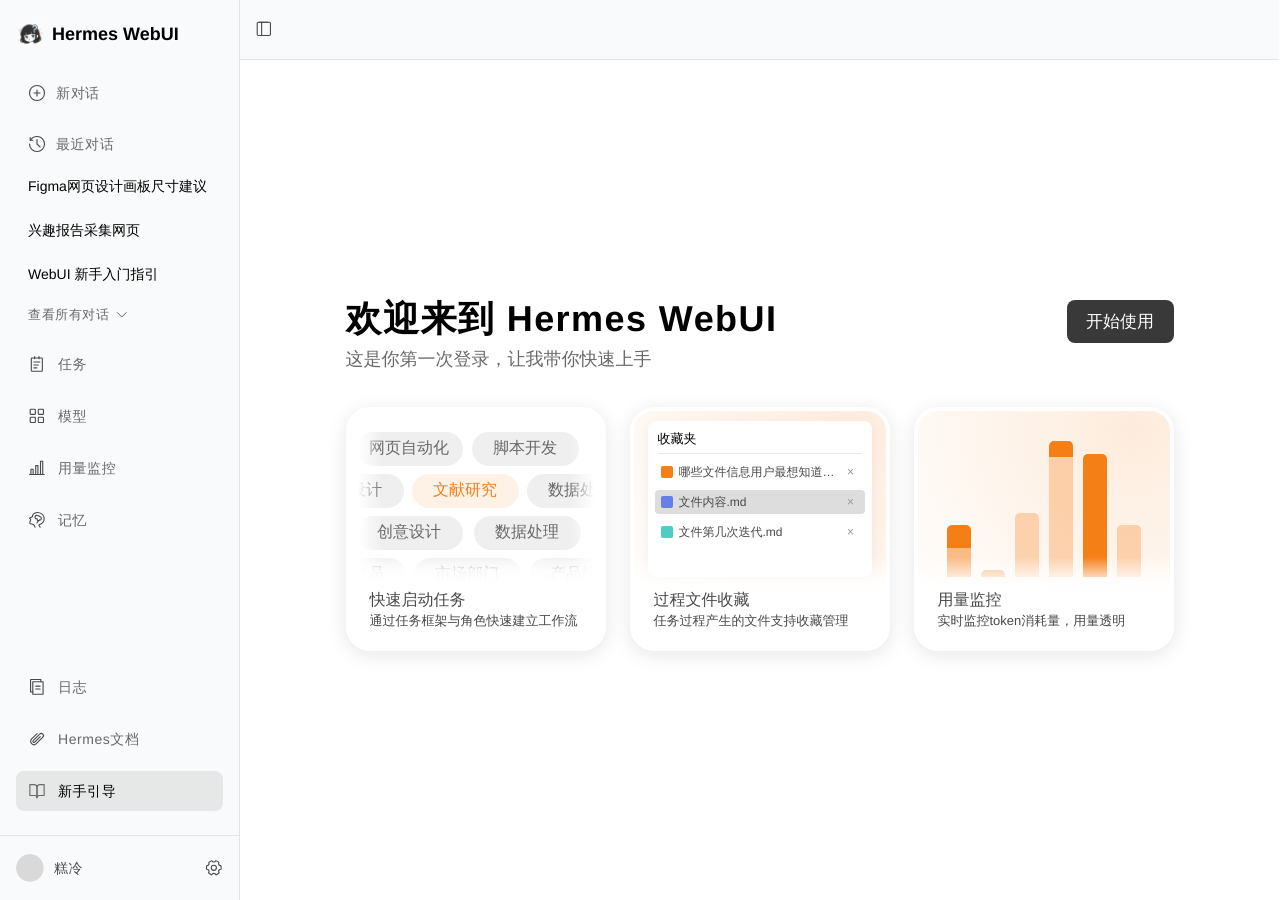
<file: index.html>
﻿<!doctype html>
<html lang="zh-CN">
<head>
  <meta charset="UTF-8" />
  <meta name="viewport" content="width=device-width, initial-scale=1.0" />
  <title>Hermes WebUI - Figma Pixel</title>
  <link rel="stylesheet" href="./css/base.css" />
  <link rel="stylesheet" href="./css/chat.css" />
  <link rel="stylesheet" href="./css/components.css" />
  <link rel="stylesheet" href="./css/models.css" />
  <link rel="stylesheet" href="./css/usage.css" />
  <link rel="stylesheet" href="./css/guide-welcome.css" />
  <link rel="stylesheet" href="./css/tour.css" />
</head>
<body>
  <div class="app" data-left="open" data-right="open">
    <!-- =============== 左栏 =============== -->
    <aside class="left-panel" aria-label="导航与对话历史">
      <div class="left-bg"></div>

      <div class="left-header">
        <img class="icon-logo" src="icon/source/image.png" alt="" />
        <span class="brand">Hermes WebUI</span>
      </div>

      <button class="nav-hit new-chat" onclick="switchToNewChat()">
        <img src="icon/Frame-6.svg" alt="" />
        <span>新对话</span>
      </button>

      <div class="recent-section">
        <img class="recent-icon" src="icon/Frame-11.svg" alt="" />
        <span class="recent-title">最近对话</span>
      </div>

      <ul class="recent-list">
        <li class="recent-item" data-chat="figma">
          <span>Figma网页设计画板尺寸建议</span>
        </li>
        <li class="recent-item" data-chat="insight">
          <span>兴趣报告采集网页</span>
        </li>
        <li class="recent-item" data-chat="guidechat">
          <span>WebUI 新手入门指引</span>
        </li>
      </ul>

      <button class="all-chat">
        查看所有对话
        <img class="tiny-arrow" src="icon/Frame-20.svg" alt="" />
      </button>

      <nav class="left-nav" aria-label="主导航">
        <a href="#" class="nav-hit"><img src="icon/Frame-5.svg" alt="" /><span>任务</span></a>
        <a href="#" class="nav-hit" data-chat="models"><img src="icon/Frame-4.svg" alt="" /><span>模型</span></a>
        <a href="#" class="nav-hit" data-chat="usage"><img src="icon/Frame-3.svg" alt="" /><span>用量监控</span></a>
        <a href="#" class="nav-hit tour-step-memory"><img src="icon/Frame-2.svg" alt="" /><span>记忆</span></a>
      </nav>

      <nav class="bottom-nav" aria-label="底部导航">
        <a href="#" class="nav-hit tour-step-logs"><img src="icon/Frame-1.svg" alt="" /><span>日志</span></a>
        <a href="https://hermesagent.org.cn/" target="_blank" class="nav-hit tour-step-docs"><img src="icon/Frame.svg" alt="" /><span>Hermes文档</span></a>
        <a href="#" class="nav-hit active" data-chat="guide"><img src="icon/guide-book.svg" alt="" /><span>新手引导</span></a>
      </nav>

      <div class="side-line"></div>

      <div class="user-row">
        <img class="user-avatar" src="icon/Ellipse 31.svg" alt="" />
        <span class="user-name">糕冷</span>
        <img class="user-settings" src="icon/Frame-19.svg" alt="" />
      </div>
    </aside>

    <!-- =============== 中间工作区 =============== -->
    <main class="workbench" aria-label="对话工作区">
      <header class="top-bar">
        <button class="top-icon left-toggle" data-left-toggle aria-label="收起左侧栏">
          <img src="icon/Frame-18.svg" alt="" />
        </button>
        <div class="model-picker">
          <span class="model-text">deepseek-v4-pro</span>
          <img class="model-arrow" src="icon/Frame-20.svg" alt="" />
        </div>
        <div class="title-text" id="chat-title">新对话</div>
        <button class="top-icon right-toggle" data-right-toggle aria-label="收起右侧栏">
          <img src="icon/Frame-17.svg" alt="" />
        </button>
        <!-- 模型/用量页面时顶栏会注入按钮 -->
        <div class="models-top-btn" style="display:none;margin-left:auto;padding-right:16px;">
          <button class="models-add-btn" onclick="openAddModel()" style="position:static;">+ 添加模型</button>
        </div>
        <div class="usage-top-bar" style="display:none;margin-left:auto;padding-right:16px;align-items:center;gap:12px;">
          <span class="usage-month">2026 - 5月 <img src="icon/chevron-down.svg" alt="" class="usage-month-arrow" /></span>
          <button class="usage-refresh"><img src="icon/refresh.svg" alt="" class="usage-refresh-icon" /> 刷新</button>
        </div>
      </header>

      <section class="chat-scroll" aria-label="对话消息">
        <div class="chat-inner">
        <!-- 对话1: Figma网页设计画板尺寸建议 -->
        <div class="chat-page hidden" data-page="figma">
          <div class="tool-call" data-tool-call><span class="tool"><img src="icon/Frame-16.svg" alt="" />terminal</span></div>
          <div class="tool-call" data-tool-call><span class="tool"><img src="icon/Frame-16.svg" alt="" />terminal</span></div>

          <article class="chat-row user-row">
            <div class="chat-bubble user-bubble">
              <p>为啥WebUI还是显示版本落后</p>
            </div>
            <div class="message-footer">
              <div class="message-actions"><img src="icon/Frame-12.svg" alt="" /></div>
              <div class="message-meta user-meta"><time>21:25</time></div>
            </div>
          </article>

          <div class="tool-call" data-tool-call><span class="tool"><img src="icon/Frame-16.svg" alt="" />terminal</span></div>

          <article class="chat-row assistant-row">
            <img class="message-avatar" src="icon/source/image.png" alt="" />
            <div class="assistant-stack">
              <div class="chat-bubble assistant-bubble">
                <div class="thought-title">思考过程 · 404字</div>
                <div class="thought-divider"></div>
                <p>找到了！Hermes Web UI 用的是自己_内置的 Node.js，不是你系统的 Node.js。</p>
              </div>
              <div class="message-footer">
                <div class="message-actions"><img src="icon/Frame-12.svg" alt="" /><img src="icon/Frame-9.svg" alt="" /></div>
                <div class="message-meta"><time>21:25</time></div>
              </div>
            </div>
          </article>

          <div class="tool-call" data-tool-call><span class="tool"><img src="icon/Frame-16.svg" alt="" />skill_view</span></div>
          <div class="tool-call" data-tool-call><span class="tool"><img src="icon/Frame-16.svg" alt="" />skill_view</span></div>

          <article class="chat-row assistant-row">
            <img class="message-avatar" src="icon/source/image.png" alt="" />
            <div class="assistant-stack">
              <div class="chat-bubble assistant-bubble wide">
                <div class="thought-title">思考过程 · 291字</div>
                <div class="thought-divider"></div>
                <p>问题清楚了。Hermes Web UI 自带了一个独立的 Node.js v22.22.2（~/.hermes/node/），Web UI v0.6.5+ 要求 Node ≥ 23 才会报警告。需要替换这个内置的 Node.js。</p>
              </div>
              <div class="message-footer">
                <div class="message-actions"><img src="icon/Frame-12.svg" alt="" /><img src="icon/Frame-9.svg" alt="" /></div>
                <div class="message-meta"><time>21:25</time></div>
              </div>
            </div>
          </article>

          <article class="chat-row assistant-row">
            <img class="message-avatar" src="icon/source/image.png" alt="" />
            <div class="assistant-stack">
              <div class="chat-bubble assistant-bubble">
                <div class="thought-title">思考过程 · 291字</div>
                <div class="thought-divider"></div>
                <p>问题找到了:Hermes Web UI 自带了 Node.js v22.22.2，不受系统 nvm影响。</p>
              </div>
              <div class="message-footer">
                <div class="message-actions"><img src="icon/Frame-12.svg" alt="" /><img src="icon/Frame-9.svg" alt="" /></div>
                <div class="message-meta"><time>21:25</time></div>
              </div>
            </div>
          </article>

          <div class="tool-call" data-tool-call><span class="tool"><img src="icon/Frame-16.svg" alt="" />skill_view</span></div>

          <article class="chat-row assistant-row approval-row">
            <img class="message-avatar" src="icon/source/image.png" alt="" />
            <div class="approval-card">
              <div class="approval-header">
                <img class="approval-icon" src="icon/Frame-21.svg" alt="" />
                <span class="approval-title">危险命令审批——从根路径删除</span>
              </div>
              <div class="approval-divider"></div>
              <p class="approval-desc">删除/tmp/test_hermes_approval_demo目录及其所有内容</p>
              <div class="approval-options">
                <label class="approval-option"><input type="radio" name="approval" value="once" /><span class="approval-radio"></span><span>仅允许一次</span></label>
                <label class="approval-option"><input type="radio" name="approval" value="session" /><span class="approval-radio"></span><span>仅本次会话允许</span></label>
                <label class="approval-option"><input type="radio" name="approval" value="always" /><span class="approval-radio"></span><span>添加到永久允许列表</span></label>
                <label class="approval-option"><input type="radio" name="approval" value="deny" /><span class="approval-radio"></span><span>拒绝</span></label>
              </div>
              <button class="approval-confirm">确定</button>
            </div>
          </article>
        </div>

        <!-- 对话2: 兴趣报告采集网页 -->
        <div class="chat-page hidden" data-page="insight">
          <article class="chat-row user-row">
            <div class="chat-bubble user-bubble">
              <p>帮我制作一个小程序，让它能每天收集最新的与我的爱好相关的报告的网页</p>
            </div>
            <div class="message-footer">
              <div class="message-actions"><img src="icon/Frame-12.svg" alt="" /></div>
              <div class="message-meta user-meta"><time>21:25</time></div>
            </div>
          </article>

          <article class="chat-row assistant-row">
            <img class="message-avatar" src="icon/source/image.png" alt="" />
            <div class="assistant-stack">
              <div class="chat-bubble assistant-bubble">
                <div class="thought-title">思考过程 · 404字</div>
                <div class="thought-divider"></div>
                <p>可以，而且我建议直接做成"每日自动抓取 + 生成一个本地网页"的小工具。<br/>你直接回我这一个格式就行：<br/>爱好：<br/>来源：<br/>更新时间：<br/>你一回复这些，我就直接开始给你做。</p>
              </div>
              <div class="message-footer">
                <div class="message-actions"><img src="icon/Frame-12.svg" alt="" /><img src="icon/Frame-9.svg" alt="" /></div>
                <div class="message-meta"><time>21:25</time></div>
              </div>
            </div>
          </article>

          <article class="chat-row user-row">
            <div class="chat-bubble user-bubble">
              <p>爱好：KeyShot / Rhino / AI 视觉 / 视频创作<br/>来源：B站、YouTube、Behance、Product Hunt<br/>更新时间：每天早上 9:00</p>
            </div>
            <div class="message-footer">
              <div class="message-actions"><img src="icon/Frame-12.svg" alt="" /></div>
              <div class="message-meta user-meta"><time>21:26</time></div>
            </div>
          </article>

          <article class="chat-row assistant-row">
            <img class="message-avatar" src="icon/source/image.png" alt="" />
            <div class="assistant-stack">
              <div class="chat-bubble assistant-bubble">
                <div class="thought-title">思考过程 · 291字</div>
                <div class="thought-divider"></div>
                <p>好的，我先给你搓一版深色高级感首页草图。</p>
              </div>
              <div class="message-footer">
                <div class="message-actions"><img src="icon/Frame-12.svg" alt="" /><img src="icon/Frame-9.svg" alt="" /></div>
                <div class="message-meta"><time>21:26</time></div>
              </div>
            </div>
          </article>

          <article class="chat-row assistant-row file-row">
            <img class="message-avatar" src="icon/source/image.png" alt="" />
            <div class="file-card-wrapper">
              <div class="file-card">
                <div class="file-card-top">
                  <div class="file-info">
                    <span class="file-name">daily-insight-mockup.html</span>
                    <span class="file-meta">文件1/共1</span>
                  </div>
                  <div class="file-icon">
                    <img src="icon/html-file-icon.png" alt="HTML 文件" />
                  </div>
                </div>
                <div class="file-card-divider"></div>
                <span class="file-path">d/GAFA/前端开发/daily-insight-board...</span>
              </div>
              <div class="file-card-actions">
                <button class="fca-btn" title="复制"><img src="icon/source/Frame.svg" alt="" /></button>
                <button class="fca-btn" title="打开文件夹"><img src="icon/source/Frame-1.svg" alt="" /></button>
                <button class="fca-btn fav-toggle-btn" title="收藏" onclick="toggleFileFav(this)"><img src="icon/source/Frame-3.svg" alt="" /></button>
                <time>21:25</time>
              </div>
            </div>
          </article>
        </div>

        <!-- 对话0: 新手引导 -->
        <div class="chat-page" data-page="guide">
          <div class="guide-welcome-wrap">
          <div class="guide-welcome-header">
            <h1>欢迎来到 Hermes WebUI</h1>
            <p>这是你第一次登录，让我带你快速上手</p>
            <button class="guide-start-btn" onclick="switchToNewChat();setTimeout(function(){startTourStep1()},400)">开始使用</button>
          </div>
          <div class="guide-cards">
            <!-- 卡片1: 快速启动任务 -->
            <div class="guide-card card-tasks">
              <div class="gc-left-fade"></div>
              <div class="gc-right-fade"></div>
              <!-- 错落排布：第一行 左+右 -->
              <span class="gc-pill" style="left:6px;top:21px;">网页自动化</span>
              <span class="gc-pill" style="left:122px;top:21px;">脚本开发</span>
              <!-- 错落排布：第二行 溢出左+居中active+溢出右 -->
              <span class="gc-pill" style="left:-53px;top:63px;">创意设计</span>
              <span class="gc-pill active" style="left:62px;top:63px;">文献研究</span>
              <span class="gc-pill" style="left:177px;top:63px;">数据处理</span>
              <!-- 错落排布：第三行 左+右 -->
              <span class="gc-pill" style="left:6px;top:105px;">创意设计</span>
              <span class="gc-pill" style="left:124px;top:105px;">数据处理</span>
              <!-- 错落排布：第四行 溢出左+居中+溢出右 -->
              <span class="gc-pill" style="left:-51px;top:147px;">法务专员</span>
              <span class="gc-pill" style="left:64px;top:147px;">市场部门</span>
              <span class="gc-pill" style="left:179px;top:147px;">产品经理</span>
              <div class="gc-caption">
                <h3>快速启动任务</h3>
                <p>通过任务框架与角色快速建立工作流</p>
              </div>
            </div>

            <!-- 卡片2: 过程文件收藏 -->
            <div class="guide-card card-fav">
              <div class="gc-fav-list">
                <div class="gc-fav-title">收藏夹</div>
                <div class="gc-fav-item">
                  <div class="gc-fav-dot orange"></div>
                  <span class="gc-fav-name">哪些文件信息用户最想知道.html</span>
                  <button class="gc-fav-close">×</button>
                </div>
                <div class="gc-fav-item active">
                  <div class="gc-fav-dot blue"></div>
                  <span class="gc-fav-name">文件内容.md</span>
                  <button class="gc-fav-close">×</button>
                </div>
                <div class="gc-fav-item">
                  <div class="gc-fav-dot green"></div>
                  <span class="gc-fav-name">文件第几次迭代.md</span>
                  <button class="gc-fav-close">×</button>
                </div>
              </div>
              <div class="gc-caption">
                <h3>过程文件收藏</h3>
                <p>任务过程产生的文件支持收藏管理</p>
              </div>
            </div>

            <!-- 卡片3: 用量监控 -->
            <div class="guide-card card-usage">
              <div class="gc-chart-bars">
                <!-- Bar 1: 深色在上圆角 + 半透明在下 -->
                <div class="gc-bar"><div class="gc-bar-fill gc-bar-fill-top" style="height:23px;"></div><div class="gc-bar-fill" style="height:29px;opacity:.5;"></div></div>
                <!-- Bar 2: 单段圆角 -->
                <div class="gc-bar"><div class="gc-bar-fill gc-bar-fill-top" style="height:7px;opacity:.5;"></div></div>
                <!-- Bar 3: 交换：longer在上 + shorter在下 -->
                <div class="gc-bar"><div class="gc-bar-fill gc-bar-fill-top" style="height:45px;opacity:.3;"></div><div class="gc-bar-fill" style="height:19px;opacity:.3;"></div></div>
                <!-- Bar 4: 深色在上圆角 + 半透明在下 -->
                <div class="gc-bar"><div class="gc-bar-fill gc-bar-fill-top" style="height:16px;"></div><div class="gc-bar-fill" style="height:120px;opacity:.3;"></div></div>
                <!-- Bar 5: 单段圆角 -->
                <div class="gc-bar"><div class="gc-bar-fill gc-bar-fill-top" style="height:123px;"></div></div>
                <!-- Bar 6: 单段圆角 -->
                <div class="gc-bar"><div class="gc-bar-fill gc-bar-fill-top" style="height:52px;opacity:.3;"></div></div>
              </div>
              <div class="gc-caption">
                <h3>用量监控</h3>
                <p>实时监控token消耗量，用量透明</p>
              </div>
            </div>
          </div>
          </div><!-- /guide-welcome-wrap -->
        </div>

        <!-- 对话3: WebUI 新手入门指引 (原对话3保留) -->
        <div class="chat-page hidden" data-page="guidechat">
          <article class="chat-row assistant-row">
            <img class="message-avatar" src="icon/source/image.png" alt="" />
            <div class="assistant-stack">
              <div class="chat-bubble assistant-bubble">
                <p>欢迎来到 Hermes WebUI！我是你的 AI 助手，让我们一起来探索这个强大的工具吧。</p>
              </div>
              <div class="message-footer">
                <div class="message-actions"><img src="icon/Frame-12.svg" alt="" /><img src="icon/Frame-9.svg" alt="" /></div>
                <div class="message-meta"><time>09:00</time></div>
              </div>
            </div>
          </article>

          <article class="chat-row assistant-row guide-row">
            <img class="message-avatar" src="icon/source/image.png" alt="" />
            <div class="guide-card">
              <div class="guide-card-header">
                <img class="guide-card-icon" src="icon/Frame-21.svg" alt="" />
                <span class="guide-card-title">任务清单</span>
              </div>
              <p class="guide-card-desc">我为你准备了一份新手任务清单，让我们来完成任务，熟悉 Hermes 的核心功能吧！</p>
              <div class="guide-steps">
                <div class="guide-step active" data-step="1" onclick="jumpToStep(1)"><span class="step-num">1</span><span class="step-text">前往"模型"查看AI模型特点，接入一个你喜欢的模型</span></div>
                <div class="guide-step" data-step="2" onclick="jumpToStep(2)"><span class="step-num">2</span><span class="step-text">点击左上角的模型名称，换一个模型试试</span></div>
                <div class="guide-step" data-step="3" onclick="jumpToStep(3)"><span class="step-num">3</span><span class="step-text">打开右侧侧栏，查看本会话的运行日志</span></div>
                <div class="guide-step" data-step="4" onclick="jumpToStep(4)"><span class="step-num">4</span><span class="step-text">前往"记忆"查看已存储的记忆，设定你的角色</span></div>
                <div class="guide-step" data-step="5" onclick="jumpToStep(5)"><span class="step-num">5</span><span class="step-text">万事俱备，让我们开始一段新的对话吧</span></div>
              </div>
              <div class="guide-footer">
                <span class="guide-progress" id="guide-progress">1/5</span>
                <div class="guide-btns">
                  <button class="guide-guide-btn" id="guide-reset-btn" onclick="guideReset()">操作引导</button>
                  <button class="guide-next-btn" id="guide-next-btn" onclick="guideNext()">下一步</button>
                </div>
              </div>
            </div>
          </article>
        </div>

        <!-- 对话4: 新对话 -->
        <div class="chat-page hidden" data-page="newchat">
          <div class="newchat-greeting">
            <h1>早上好，糕冷</h1>
          </div>
          <div class="task-frameworks">
            <div class="fw-row">
              <span class="fw-label">任务框架</span>
              <div class="fw-pills">
                <span class="fw-pill active">文献研究</span>
                <span class="fw-pill">数据处理</span>
                <span class="fw-pill">网页自动化</span>
                <span class="fw-pill">脚本开发</span>
                <span class="fw-pill">创意设计</span>
              </div>
            </div>
            <div class="fw-row">
              <span class="fw-label">身份细分</span>
              <div class="fw-pills">
                <span class="fw-pill">高校教师</span>
                <span class="fw-pill active">学术研究</span>
                <span class="fw-pill">法务专员</span>
                <span class="fw-pill">市场部门</span>
                <span class="fw-pill">产品经理</span>
                <span class="fw-pill">设计师</span>
                <span class="fw-pill">数据分析师</span>
                <span class="fw-pill">运维工程师</span>
                <span class="fw-pill">项目经理</span>
                <span class="fw-pill">内容创作者</span>
              </div>
            </div>
          </div>
        </div>

        <!-- 对话5: 模型 -->
        <div class="chat-page hidden" data-page="models">
          <div class="models-header">
            <h1>模型</h1>
            <button class="models-add-btn" onclick="openAddModel()">+ 添加模型</button>
          </div>
          <div class="models-cards">
            <div class="mp-card default">
              <div class="mp-card-head"><span class="mp-provider-name">DeepSeek</span><span class="mp-badge">当前默认</span></div>
              <div class="mp-row"><span class="mp-label">Provider</span><span class="mp-val">deepseek</span></div>
              <div class="mp-row"><span class="mp-label">Base URL</span><span class="mp-val">https://api.deepseek.com</span></div>
              <div class="mp-row"><span class="mp-label">模型列表</span><span class="mp-val">3 个模型</span></div>
              <div class="mp-tags">
                <span class="mp-tag active">deepseek-v4-pro 默认</span>
                <span class="mp-tag">deepseek-v4-flash</span>
                <span class="mp-tag">deepseek-chat</span>
              </div>
              <div class="mp-actions"><a href="#" onclick="openManageModal();return false;">管理</a><a href="#">删除</a></div>
            </div>
            <div class="mp-card">
              <div class="mp-card-head"><span class="mp-provider-name">Google AI Studio</span></div>
              <div class="mp-row"><span class="mp-label">Provider</span><span class="mp-val">gemini</span></div>
              <div class="mp-row"><span class="mp-label">Base URL</span><span class="mp-val">https://generativelanguage.googleapis.com</span></div>
              <div class="mp-row"><span class="mp-label">模型列表</span><span class="mp-val">4 个模型</span></div>
              <div class="mp-tags">
                <span class="mp-tag">gemini-3.1-pro</span>
                <span class="mp-tag">gemini-3-pro</span>
                <span class="mp-tag">gemini-3-flash</span>
                <span class="mp-tag">gemini-3.1-flash-lite</span>
              </div>
              <div class="mp-actions"><a href="#" onclick="openManageModal();return false;">管理</a><a href="#">删除</a></div>
            </div>
            <div class="mp-card">
              <div class="mp-card-head"><span class="mp-provider-name">OpenAI</span></div>
              <div class="mp-row"><span class="mp-label">Provider</span><span class="mp-val">openai</span></div>
              <div class="mp-row"><span class="mp-label">Base URL</span><span class="mp-val">https://api.openai.com</span></div>
              <div class="mp-row"><span class="mp-label">模型列表</span><span class="mp-val">4 个模型</span></div>
              <div class="mp-tags">
                <span class="mp-tag">gpt-5.5/pro</span>
                <span class="mp-tag">gpt-5.4</span>
                <span class="mp-tag">gpt-5.3-codex</span>
                <span class="mp-tag">gpt-image-2</span>
              </div>
              <div class="mp-actions"><a href="#" onclick="openManageModal();return false;">管理</a><a href="#">删除</a></div>
            </div>
          </div>
          <div class="models-search-bar">
            <div class="ms-search-box">
              <img src="icon/search-icon.svg" alt="" class="ms-search-icon" />
              <input type="text" placeholder="搜索模型名称，提供商，能力..." />
            </div>
            <div class="ms-filter-box" onclick="this.querySelector('.ms-drop').classList.toggle('open')">
              来源 <img src="icon/chevron-down.svg" alt="" class="ms-chevron" />
              <div class="ms-drop"><span onclick="event.stopPropagation();filterProvider('all',this)">全部</span><span onclick="event.stopPropagation();filterProvider('OpenAI',this)">OpenAI</span><span onclick="event.stopPropagation();filterProvider('Anthropic',this)">Anthropic</span><span onclick="event.stopPropagation();filterProvider('DeepSeek',this)">DeepSeek</span><span onclick="event.stopPropagation();filterProvider('Google',this)">Google</span><span onclick="event.stopPropagation();filterProvider('Moonshot',this)">Moonshot</span><span onclick="event.stopPropagation();filterProvider('Alibaba',this)">Alibaba</span><span onclick="event.stopPropagation();filterProvider('Tencent',this)">Tencent</span></div>
            </div>
            <div class="ms-filter-box" onclick="this.querySelector('.ms-drop').classList.toggle('open')">
              能力 <img src="icon/chevron-down.svg" alt="" class="ms-chevron" />
              <div class="ms-drop"><span onclick="event.stopPropagation();filterModels('all',this)">全部</span><span onclick="event.stopPropagation();filterModels('推理',this)">推理</span><span onclick="event.stopPropagation();filterModels('多模态',this)">多模态</span><span onclick="event.stopPropagation();filterModels('性价比',this)">性价比</span></div>
            </div>
          </div>
          <div class="models-table">
          <div class="mt-inner">
            <div class="mt-header">
              <span>模型热度</span><span>供应商</span><span>能力</span><span>路径/入口</span><span>价格</span>
            </div>
            <div class="mt-row">
              <span class="mt-hot">gpt-5.3-codex</span>
              <span class="mt-prov"><img src="icon/openai.svg" alt="" class="mt-logo" /> OpenAI</span>
              <span class="mt-cap">
                <span class="mt-stars"><span class="mt-label">推理</span><span class="dot fill"></span><span class="dot fill"></span><span class="dot fill"></span><span class="dot fill"></span><span class="dot empty"></span></span>
                <span class="mt-stars"><span class="mt-label">多模态</span><span class="dot fill"></span><span class="dot fill"></span><span class="dot fill"></span><span class="dot fill"></span><span class="dot fill"></span></span>
                <span class="mt-stars"><span class="mt-label">性价比</span><span class="dot fill"></span><span class="dot fill"></span><span class="dot empty"></span><span class="dot empty"></span><span class="dot empty"></span></span>
              </span>
              <span class="mt-link"><a href="https://platform.openai.com" target="_blank">https://platform.openai.com</a></span>
              <span class="mt-price">输入 $5.00/1M<br/>输出 $30.00/1M</span>
            </div>
            <div class="mt-row">
              <span class="mt-hot">claude-opus-4.8</span>
              <span class="mt-prov"><img src="icon/Anthropic.svg" alt="" class="mt-logo" /> Anthropic</span>
              <span class="mt-cap">
                <span class="mt-stars"><span class="mt-label">推理</span><span class="dot fill"></span><span class="dot fill"></span><span class="dot fill"></span><span class="dot fill"></span><span class="dot fill"></span></span>
                <span class="mt-stars"><span class="mt-label">多模态</span><span class="dot fill"></span><span class="dot fill"></span><span class="dot fill"></span><span class="dot fill"></span><span class="dot fill"></span></span>
                <span class="mt-stars"><span class="mt-label">性价比</span><span class="dot fill"></span><span class="dot fill"></span><span class="dot empty"></span><span class="dot empty"></span><span class="dot empty"></span></span>
              </span>
              <span class="mt-link"><a href="https://console.anthropic.com" target="_blank">https://console.anthropic.com</a></span>
              <span class="mt-price">输入 $5.00/1M<br/>输出 $25.00/1M</span>
            </div>
            <div class="mt-row">
              <span class="mt-hot">deepseek-v4-pro</span>
              <span class="mt-prov"><img src="icon/deepseek-copy-copy-copy.svg" alt="" class="mt-logo" /> DeepSeek</span>
              <span class="mt-cap">
                <span class="mt-stars"><span class="mt-label">推理</span><span class="dot fill"></span><span class="dot fill"></span><span class="dot fill"></span><span class="dot fill"></span><span class="dot fill"></span></span>
                <span class="mt-stars"><span class="mt-label">多模态</span><span class="dot fill"></span><span class="dot empty"></span><span class="dot empty"></span><span class="dot empty"></span><span class="dot empty"></span></span>
                <span class="mt-stars"><span class="mt-label">性价比</span><span class="dot fill"></span><span class="dot fill"></span><span class="dot fill"></span><span class="dot fill"></span><span class="dot fill"></span></span>
              </span>
              <span class="mt-link"><a href="https://platform.deepseek.com" target="_blank">https://platform.deepseek.com</a></span>
              <span class="mt-price">输入 ¥0.025/1M（缓存命中）<br/>输入 ¥3.00/1M（未命中）<br/>输出 ¥6.00/1M</span>
            </div>
            <div class="mt-row">
              <span class="mt-hot">gemini-3.1-pro</span>
              <span class="mt-prov"><img src="icon/logo_google.svg" alt="" class="mt-logo" /> Google</span>
              <span class="mt-cap">
                <span class="mt-stars"><span class="mt-label">推理</span><span class="dot fill"></span><span class="dot fill"></span><span class="dot fill"></span><span class="dot fill"></span><span class="dot empty"></span></span>
                <span class="mt-stars"><span class="mt-label">多模态</span><span class="dot fill"></span><span class="dot fill"></span><span class="dot fill"></span><span class="dot fill"></span><span class="dot empty"></span></span>
                <span class="mt-stars"><span class="mt-label">性价比</span><span class="dot fill"></span><span class="dot fill"></span><span class="dot fill"></span><span class="dot fill"></span><span class="dot empty"></span></span>
              </span>
              <span class="mt-link"><a href="https://aistudio.google.com" target="_blank">https://aistudio.google.com</a></span>
              <span class="mt-price">输入 ¥0.02/1M（缓存命中）<br/>输入 ¥1.00/1M（未命中）<br/>输出 ¥2.00/1M</span>
            </div>
            <div class="mt-row">
              <span class="mt-hot">gpt-5.5/pro</span>
              <span class="mt-prov"><img src="icon/openai.svg" alt="" class="mt-logo" /> OpenAI</span>
              <span class="mt-cap">
                <span class="mt-stars"><span class="mt-label">推理</span><span class="dot fill"></span><span class="dot fill"></span><span class="dot fill"></span><span class="dot fill"></span><span class="dot empty"></span></span>
                <span class="mt-stars"><span class="mt-label">多模态</span><span class="dot fill"></span><span class="dot fill"></span><span class="dot fill"></span><span class="dot fill"></span><span class="dot fill"></span></span>
                <span class="mt-stars"><span class="mt-label">性价比</span><span class="dot fill"></span><span class="dot fill"></span><span class="dot fill"></span><span class="dot empty"></span><span class="dot empty"></span></span>
              </span>
              <span class="mt-link"><a href="https://platform.openai.com" target="_blank">https://platform.openai.com</a></span>
              <span class="mt-price">输入 $5.00/1M<br/>输出 $20.00/1M</span>
            </div>
            <div class="mt-row">
              <span class="mt-hot">gpt-5.4</span>
              <span class="mt-prov"><img src="icon/openai.svg" alt="" class="mt-logo" /> OpenAI</span>
              <span class="mt-cap">
                <span class="mt-stars"><span class="mt-label">推理</span><span class="dot fill"></span><span class="dot fill"></span><span class="dot fill"></span><span class="dot empty"></span><span class="dot empty"></span></span>
                <span class="mt-stars"><span class="mt-label">多模态</span><span class="dot fill"></span><span class="dot fill"></span><span class="dot fill"></span><span class="dot fill"></span><span class="dot empty"></span></span>
                <span class="mt-stars"><span class="mt-label">性价比</span><span class="dot fill"></span><span class="dot fill"></span><span class="dot fill"></span><span class="dot fill"></span><span class="dot fill"></span></span>
              </span>
              <span class="mt-link"><a href="https://platform.openai.com" target="_blank">https://platform.openai.com</a></span>
              <span class="mt-price">输入 $0.15/1M<br/>输出 $0.60/1M</span>
            </div>
            <div class="mt-row">
              <span class="mt-hot">gpt-image-2</span>
              <span class="mt-prov"><img src="icon/openai.svg" alt="" class="mt-logo" /> OpenAI</span>
              <span class="mt-cap">
                <span class="mt-stars"><span class="mt-label">推理</span><span class="dot fill"></span><span class="dot fill"></span><span class="dot empty"></span><span class="dot empty"></span><span class="dot empty"></span></span>
                <span class="mt-stars"><span class="mt-label">多模态</span><span class="dot fill"></span><span class="dot fill"></span><span class="dot fill"></span><span class="dot fill"></span><span class="dot fill"></span></span>
                <span class="mt-stars"><span class="mt-label">性价比</span><span class="dot fill"></span><span class="dot fill"></span><span class="dot fill"></span><span class="dot empty"></span><span class="dot empty"></span></span>
              </span>
              <span class="mt-link"><a href="https://platform.openai.com" target="_blank">https://platform.openai.com</a></span>
              <span class="mt-price">输入 $3.00/1M<br/>输出 $12.00/1M</span>
            </div>
            <div class="mt-row">
              <span class="mt-hot">claude-sonnet-5</span>
              <span class="mt-prov"><img src="icon/Anthropic.svg" alt="" class="mt-logo" /> Anthropic</span>
              <span class="mt-cap">
                <span class="mt-stars"><span class="mt-label">推理</span><span class="dot fill"></span><span class="dot fill"></span><span class="dot fill"></span><span class="dot fill"></span><span class="dot empty"></span></span>
                <span class="mt-stars"><span class="mt-label">多模态</span><span class="dot fill"></span><span class="dot fill"></span><span class="dot fill"></span><span class="dot fill"></span><span class="dot empty"></span></span>
                <span class="mt-stars"><span class="mt-label">性价比</span><span class="dot fill"></span><span class="dot fill"></span><span class="dot fill"></span><span class="dot fill"></span><span class="dot empty"></span></span>
              </span>
              <span class="mt-link"><a href="https://console.anthropic.com" target="_blank">https://console.anthropic.com</a></span>
              <span class="mt-price">输入 $3.00/1M<br/>输出 $15.00/1M</span>
            </div>
            <div class="mt-row">
              <span class="mt-hot">claude-haiku-5</span>
              <span class="mt-prov"><img src="icon/Anthropic.svg" alt="" class="mt-logo" /> Anthropic</span>
              <span class="mt-cap">
                <span class="mt-stars"><span class="mt-label">推理</span><span class="dot fill"></span><span class="dot fill"></span><span class="dot fill"></span><span class="dot empty"></span><span class="dot empty"></span></span>
                <span class="mt-stars"><span class="mt-label">多模态</span><span class="dot fill"></span><span class="dot fill"></span><span class="dot fill"></span><span class="dot empty"></span><span class="dot empty"></span></span>
                <span class="mt-stars"><span class="mt-label">性价比</span><span class="dot fill"></span><span class="dot fill"></span><span class="dot fill"></span><span class="dot empty"></span><span class="dot empty"></span></span>
              </span>
              <span class="mt-link"><a href="https://console.anthropic.com" target="_blank">https://console.anthropic.com</a></span>
              <span class="mt-price">输入 $0.80/1M<br/>输出 $4.00/1M</span>
            </div>
            <div class="mt-row">
              <span class="mt-hot">gemini-3.5-flash</span>
              <span class="mt-prov"><img src="icon/logo_google.svg" alt="" class="mt-logo" /> Google</span>
              <span class="mt-cap">
                <span class="mt-stars"><span class="mt-label">推理</span><span class="dot fill"></span><span class="dot fill"></span><span class="dot fill"></span><span class="dot empty"></span><span class="dot empty"></span></span>
                <span class="mt-stars"><span class="mt-label">多模态</span><span class="dot fill"></span><span class="dot fill"></span><span class="dot fill"></span><span class="dot fill"></span><span class="dot empty"></span></span>
                <span class="mt-stars"><span class="mt-label">性价比</span><span class="dot fill"></span><span class="dot fill"></span><span class="dot fill"></span><span class="dot empty"></span><span class="dot empty"></span></span>
              </span>
              <span class="mt-link"><a href="https://aistudio.google.com" target="_blank">https://aistudio.google.com</a></span>
              <span class="mt-price">输入 $0.15/1M<br/>输出 $0.60/1M</span>
            </div>
            <div class="mt-row">
              <span class="mt-hot">gemini-3.5-pro</span>
              <span class="mt-prov"><img src="icon/logo_google.svg" alt="" class="mt-logo" /> Google</span>
              <span class="mt-cap">
                <span class="mt-stars"><span class="mt-label">推理</span><span class="dot fill"></span><span class="dot fill"></span><span class="dot fill"></span><span class="dot fill"></span><span class="dot fill"></span></span>
                <span class="mt-stars"><span class="mt-label">多模态</span><span class="dot fill"></span><span class="dot fill"></span><span class="dot fill"></span><span class="dot fill"></span><span class="dot fill"></span></span>
                <span class="mt-stars"><span class="mt-label">性价比</span><span class="dot fill"></span><span class="dot fill"></span><span class="dot empty"></span><span class="dot empty"></span><span class="dot empty"></span></span>
              </span>
              <span class="mt-link"><a href="https://aistudio.google.com" target="_blank">https://aistudio.google.com</a></span>
              <span class="mt-price">输入 $1.25/1M<br/>输出 $5.00/1M</span>
            </div>
            <div class="mt-row">
              <span class="mt-hot">deepseek-v4-flash</span>
              <span class="mt-prov"><img src="icon/deepseek-copy-copy-copy.svg" alt="" class="mt-logo" /> DeepSeek</span>
              <span class="mt-cap">
                <span class="mt-stars"><span class="mt-label">推理</span><span class="dot fill"></span><span class="dot fill"></span><span class="dot fill"></span><span class="dot fill"></span><span class="dot fill"></span></span>
                <span class="mt-stars"><span class="mt-label">多模态</span><span class="dot fill"></span><span class="dot empty"></span><span class="dot empty"></span><span class="dot empty"></span><span class="dot empty"></span></span>
                <span class="mt-stars"><span class="mt-label">性价比</span><span class="dot fill"></span><span class="dot fill"></span><span class="dot fill"></span><span class="dot fill"></span><span class="dot fill"></span></span>
              </span>
              <span class="mt-link"><a href="https://platform.deepseek.com" target="_blank">https://platform.deepseek.com</a></span>
              <span class="mt-price">输入 ¥1.00/1M<br/>输出 ¥4.00/1M</span>
            </div>
            <div class="mt-row">
              <span class="mt-hot">kimi-2.6</span>
              <span class="mt-prov"><img src="icon/Kimi.svg" alt="" class="mt-logo" /> Moonshot</span>
              <span class="mt-cap">
                <span class="mt-stars"><span class="mt-label">推理</span><span class="dot fill"></span><span class="dot fill"></span><span class="dot fill"></span><span class="dot empty"></span><span class="dot empty"></span></span>
                <span class="mt-stars"><span class="mt-label">多模态</span><span class="dot fill"></span><span class="dot fill"></span><span class="dot empty"></span><span class="dot empty"></span><span class="dot empty"></span></span>
                <span class="mt-stars"><span class="mt-label">性价比</span><span class="dot fill"></span><span class="dot fill"></span><span class="dot fill"></span><span class="dot fill"></span><span class="dot fill"></span></span>
              </span>
              <span class="mt-link"><a href="https://platform.moonshot.cn" target="_blank">https://platform.moonshot.cn</a></span>
              <span class="mt-price">输入 ¥0.50/1M<br/>输出 ¥1.50/1M</span>
            </div>
            <div class="mt-row">
              <span class="mt-hot">qwen3.1-max</span>
              <span class="mt-prov"><img src="icon/Tongyi-Qianwen.svg" alt="" class="mt-logo" /> Alibaba</span>
              <span class="mt-cap">
                <span class="mt-stars"><span class="mt-label">推理</span><span class="dot fill"></span><span class="dot fill"></span><span class="dot fill"></span><span class="dot fill"></span><span class="dot empty"></span></span>
                <span class="mt-stars"><span class="mt-label">多模态</span><span class="dot fill"></span><span class="dot fill"></span><span class="dot fill"></span><span class="dot empty"></span><span class="dot empty"></span></span>
                <span class="mt-stars"><span class="mt-label">性价比</span><span class="dot fill"></span><span class="dot fill"></span><span class="dot fill"></span><span class="dot fill"></span><span class="dot empty"></span></span>
              </span>
              <span class="mt-link"><a href="https://dashscope.aliyun.com" target="_blank">https://dashscope.aliyun.com</a></span>
              <span class="mt-price">输入 ¥10.00/1M<br/>输出 ¥40.00/1M</span>
            </div>
            <div class="mt-row">
              <span class="mt-hot">qwen3.1-plus</span>
              <span class="mt-prov"><img src="icon/Tongyi-Qianwen.svg" alt="" class="mt-logo" /> Alibaba</span>
              <span class="mt-cap">
                <span class="mt-stars"><span class="mt-label">推理</span><span class="dot fill"></span><span class="dot fill"></span><span class="dot fill"></span><span class="dot empty"></span><span class="dot empty"></span></span>
                <span class="mt-stars"><span class="mt-label">多模态</span><span class="dot fill"></span><span class="dot fill"></span><span class="dot fill"></span><span class="dot empty"></span><span class="dot empty"></span></span>
                <span class="mt-stars"><span class="mt-label">性价比</span><span class="dot fill"></span><span class="dot fill"></span><span class="dot fill"></span><span class="dot fill"></span><span class="dot fill"></span></span>
              </span>
              <span class="mt-link"><a href="https://dashscope.aliyun.com" target="_blank">https://dashscope.aliyun.com</a></span>
              <span class="mt-price">输入 ¥0.80/1M<br/>输出 ¥2.00/1M</span>
            </div>
            <div class="mt-row">
              <span class="mt-hot">hunyuan-turbo</span>
              <span class="mt-prov"><img src="icon/腾讯混元.svg" alt="" class="mt-logo" /> Tencent</span>
              <span class="mt-cap">
                <span class="mt-stars"><span class="mt-label">推理</span><span class="dot fill"></span><span class="dot fill"></span><span class="dot empty"></span><span class="dot empty"></span><span class="dot empty"></span></span>
                <span class="mt-stars"><span class="mt-label">多模态</span><span class="dot fill"></span><span class="dot fill"></span><span class="dot fill"></span><span class="dot empty"></span><span class="dot empty"></span></span>
                <span class="mt-stars"><span class="mt-label">性价比</span><span class="dot fill"></span><span class="dot fill"></span><span class="dot fill"></span><span class="dot fill"></span><span class="dot empty"></span></span>
              </span>
              <span class="mt-link"><a href="https://cloud.tencent.com" target="_blank">https://cloud.tencent.com</a></span>
              <span class="mt-price">输入 ¥1.00/1M<br/>输出 ¥4.00/1M</span>
            </div>
            <div class="mt-row">
              <span class="mt-hot">claude-opus-5</span>
              <span class="mt-prov"><img src="icon/Anthropic.svg" alt="" class="mt-logo" /> Anthropic</span>
              <span class="mt-cap">
                <span class="mt-stars"><span class="mt-label">推理</span><span class="dot fill"></span><span class="dot fill"></span><span class="dot fill"></span><span class="dot fill"></span><span class="dot fill"></span></span>
                <span class="mt-stars"><span class="mt-label">多模态</span><span class="dot fill"></span><span class="dot fill"></span><span class="dot empty"></span><span class="dot empty"></span><span class="dot empty"></span></span>
                <span class="mt-stars"><span class="mt-label">性价比</span><span class="dot fill"></span><span class="dot fill"></span><span class="dot empty"></span><span class="dot empty"></span><span class="dot empty"></span></span>
              </span>
              <span class="mt-link"><a href="https://console.anthropic.com" target="_blank">https://console.anthropic.com</a></span>
              <span class="mt-price">输入 $15.00/1M<br/>输出 $75.00/1M</span>
            </div>
          </div>
          </div>
        </div>

        <!-- 对话6: 用量监控 -->
        <div class="chat-page hidden" data-page="usage">
          <div class="usage-page">
            <div class="usage-header">
              <h1>用量监控</h1>
              <div class="usage-header-right">
                <span class="usage-month">2026 - 5月 ▾</span>
                <button class="usage-refresh">🔄 刷新</button>
              </div>
            </div>
            <div class="usage-cards">
              <div class="usage-card">
                <span class="uc-label">5月消费 (按 UTC+0 时间)</span>
                <span class="uc-value">¥352.15 CNY</span>
                <span class="uc-sub">2026/6/1 - 2026/6/9</span>
              </div>
              <div class="usage-card">
                <span class="uc-label">总 Token 数</span>
                <span class="uc-value">4.5M</span>
                <span class="uc-sub">3.9M 输入 / 541.1k 输出</span>
              </div>
              <div class="usage-card">
                <span class="uc-label">总请求数</span>
                <span class="uc-value">3,182</span>
                <span class="uc-sub">日均 ~ 12.4</span>
              </div>
              <div class="usage-card">
                <span class="uc-label">缓存命中率</span>
                <span class="uc-value">96.6%</span>
                <span class="uc-sub">110.3M Token</span>
              </div>
            </div>
            <p class="usage-note">所有日期均按 UTC+0 时间显示，数据可能有 5 分钟延迟。</p>
            <div class="usage-section">
              <div class="usage-section-head"><h2>模型分布</h2></div>
              <div class="usage-legend-row">
                <div class="usage-legend">
                  <span class="ul-dot" style="background:#667eea"></span> 输入
                  <span class="ul-dot" style="background:#4ecdc4"></span> 输出
                  <span class="ul-dot" style="background:#F9AD6B"></span> 缓存读取
                </div>
                <div class="usage-col-headers">
                  <span>输入 + 缓存命中</span>
                  <span>消费</span>
                </div>
              </div>
              <div class="usage-bars">
                <div class="ub-row">
                  <span class="ub-model"><span class="ub-color" style="background:#f57f17"></span> deepseek-v4-pro</span>
                  <div class="ub-bar">
                    <div class="ub-seg" style="width:16%;background:#667eea"></div>
                    <div class="ub-seg" style="width:2%;background:#4ecdc4"></div>
                    <div class="ub-seg" style="width:72%;background:#F9AD6B"></div>
                  </div>
                  <span class="ub-stats">1.5M + 43.7M</span>
                  <span class="ub-cost">¥35.33</span>
                </div>
                <div class="ub-row">
                  <span class="ub-model"><span class="ub-color" style="background:#ffb74d"></span> deepseek-v4-flash</span>
                  <div class="ub-bar">
                    <div class="ub-seg" style="width:14%;background:#667eea"></div>
                    <div class="ub-seg" style="width:2%;background:#4ecdc4"></div>
                    <div class="ub-seg" style="width:64%;background:#F9AD6B"></div>
                  </div>
                  <span class="ub-stats">1.1M + 36.8M</span>
                  <span class="ub-cost">¥15.48</span>
                </div>
                <div class="ub-row">
                  <span class="ub-model"><span class="ub-color" style="background:#5c6bc0"></span> gpt-5.5</span>
                  <div class="ub-bar">
                    <div class="ub-seg" style="width:13%;background:#667eea"></div>
                    <div class="ub-seg" style="width:8%;background:#4ecdc4"></div>
                    <div class="ub-seg" style="width:42%;background:#F9AD6B"></div>
                  </div>
                  <span class="ub-stats">1.0M + 19.8M</span>
                  <span class="ub-cost">$27.40</span>
                </div>
                <div class="ub-row">
                  <span class="ub-model"><span class="ub-color" style="background:#9fa8da"></span> gpt-5.4</span>
                  <div class="ub-bar">
                    <div class="ub-seg" style="width:12%;background:#667eea"></div>
                    <div class="ub-seg" style="width:2%;background:#4ecdc4"></div>
                    <div class="ub-seg" style="width:22%;background:#F9AD6B"></div>
                  </div>
                  <span class="ub-stats">796.4K + 10.0M</span>
                  <span class="ub-cost">$13.88</span>
                </div>
              </div>
            </div>

            <!-- 每日用量 -->
            <div class="usage-section">
              <h2>每日用量</h2>
              <div class="usage-chart-legend">
                <span><span class="ul-dot" style="background:#f57f17"></span> deepseek-v4-pro</span>
                <span><span class="ul-dot" style="background:#ffb74d"></span> deepseek-v4-flash</span>
                <span><span class="ul-dot" style="background:#5c6bc0"></span> gpt-5.5</span>
                <span><span class="ul-dot" style="background:#9fa8da"></span> gpt-5.4</span>
              </div>
              <div class="usage-chart">
                <div class="uc-yaxis">
                  <span>$30</span><span>$15</span><span>$0</span>
                </div>
                <div class="uc-chart-area">
                  <div class="uc-grid-lines">
                    <span class="uc-grid"></span>
                    <span class="uc-grid"></span>
                    <span class="uc-grid"></span>
                  </div>
                  <div class="uc-bars">
                    <div class="uc-day"><div class="uc-bar-stack"><div class="uc-tooltip"><div class="tt-header"><span class="tt-date">2026.6.1</span><span class="tt-total">总计 $5.6</span></div><div class="tt-models"><div class="tt-model"><span class="tt-model-name"><span class="tt-dot" style="background:#f57f17"></span>deepseek-v4-pro</span><span class="tt-model-price">$2.0</span></div><div class="tt-model"><span class="tt-model-name"><span class="tt-dot" style="background:#ffb74d"></span>deepseek-v4-flash</span><span class="tt-model-price">$1.4</span></div><div class="tt-model"><span class="tt-model-name"><span class="tt-dot" style="background:#5c6bc0"></span>gpt-5.5</span><span class="tt-model-price">$1.1</span></div><div class="tt-model"><span class="tt-model-name"><span class="tt-dot" style="background:#9fa8da"></span>gpt-5.4</span><span class="tt-model-price">$1.1</span></div></div></div><div class="uc-bar-seg" style="height:7px;background:#f57f17"></div><div class="uc-bar-seg" style="height:5px;background:#ffb74d"></div><div class="uc-bar-seg" style="height:4px;background:#5c6bc0"></div><div class="uc-bar-seg" style="height:4px;background:#9fa8da"></div></div></div>
                    <div class="uc-day"><div class="uc-bar-stack"><div class="uc-tooltip"><div class="tt-header"><span class="tt-date">2026.6.2</span><span class="tt-total">总计 $9.8</span></div><div class="tt-models"><div class="tt-model"><span class="tt-model-name"><span class="tt-dot" style="background:#f57f17"></span>deepseek-v4-pro</span><span class="tt-model-price">$3.4</span></div><div class="tt-model"><span class="tt-model-name"><span class="tt-dot" style="background:#ffb74d"></span>deepseek-v4-flash</span><span class="tt-model-price">$2.5</span></div><div class="tt-model"><span class="tt-model-name"><span class="tt-dot" style="background:#5c6bc0"></span>gpt-5.5</span><span class="tt-model-price">$2.0</span></div><div class="tt-model"><span class="tt-model-name"><span class="tt-dot" style="background:#9fa8da"></span>gpt-5.4</span><span class="tt-model-price">$2.0</span></div></div></div><div class="uc-bar-seg" style="height:12px;background:#f57f17"></div><div class="uc-bar-seg" style="height:9px;background:#ffb74d"></div><div class="uc-bar-seg" style="height:7px;background:#5c6bc0"></div><div class="uc-bar-seg" style="height:7px;background:#9fa8da"></div></div></div>
                    <div class="uc-day"><div class="uc-bar-stack"><div class="uc-tooltip"><div class="tt-header"><span class="tt-date">2026.6.3</span><span class="tt-total">总计 $15.2</span></div><div class="tt-models"><div class="tt-model"><span class="tt-model-name"><span class="tt-dot" style="background:#f57f17"></span>deepseek-v4-pro</span><span class="tt-model-price">$5.3</span></div><div class="tt-model"><span class="tt-model-name"><span class="tt-dot" style="background:#ffb74d"></span>deepseek-v4-flash</span><span class="tt-model-price">$3.9</span></div><div class="tt-model"><span class="tt-model-name"><span class="tt-dot" style="background:#5c6bc0"></span>gpt-5.5</span><span class="tt-model-price">$3.1</span></div><div class="tt-model"><span class="tt-model-name"><span class="tt-dot" style="background:#9fa8da"></span>gpt-5.4</span><span class="tt-model-price">$2.8</span></div></div></div><div class="uc-bar-seg" style="height:19px;background:#f57f17"></div><div class="uc-bar-seg" style="height:14px;background:#ffb74d"></div><div class="uc-bar-seg" style="height:11px;background:#5c6bc0"></div><div class="uc-bar-seg" style="height:10px;background:#9fa8da"></div></div></div>
                    <div class="uc-day"><div class="uc-bar-stack"><div class="uc-tooltip"><div class="tt-header"><span class="tt-date">2026.6.4</span><span class="tt-total">总计 $7.0</span></div><div class="tt-models"><div class="tt-model"><span class="tt-model-name"><span class="tt-dot" style="background:#f57f17"></span>deepseek-v4-pro</span><span class="tt-model-price">$2.5</span></div><div class="tt-model"><span class="tt-model-name"><span class="tt-dot" style="background:#ffb74d"></span>deepseek-v4-flash</span><span class="tt-model-price">$1.7</span></div><div class="tt-model"><span class="tt-model-name"><span class="tt-dot" style="background:#5c6bc0"></span>gpt-5.5</span><span class="tt-model-price">$1.4</span></div><div class="tt-model"><span class="tt-model-name"><span class="tt-dot" style="background:#9fa8da"></span>gpt-5.4</span><span class="tt-model-price">$1.4</span></div></div></div><div class="uc-bar-seg" style="height:9px;background:#f57f17"></div><div class="uc-bar-seg" style="height:6px;background:#ffb74d"></div><div class="uc-bar-seg" style="height:5px;background:#5c6bc0"></div><div class="uc-bar-seg" style="height:5px;background:#9fa8da"></div></div></div>
                    <div class="uc-day"><div class="uc-bar-stack"><div class="uc-tooltip"><div class="tt-header"><span class="tt-date">2026.6.5</span><span class="tt-total">总计 $12.7</span></div><div class="tt-models"><div class="tt-model"><span class="tt-model-name"><span class="tt-dot" style="background:#f57f17"></span>deepseek-v4-pro</span><span class="tt-model-price">$4.5</span></div><div class="tt-model"><span class="tt-model-name"><span class="tt-dot" style="background:#ffb74d"></span>deepseek-v4-flash</span><span class="tt-model-price">$3.1</span></div><div class="tt-model"><span class="tt-model-name"><span class="tt-dot" style="background:#5c6bc0"></span>gpt-5.5</span><span class="tt-model-price">$2.5</span></div><div class="tt-model"><span class="tt-model-name"><span class="tt-dot" style="background:#9fa8da"></span>gpt-5.4</span><span class="tt-model-price">$2.5</span></div></div></div><div class="uc-bar-seg" style="height:16px;background:#f57f17"></div><div class="uc-bar-seg" style="height:11px;background:#ffb74d"></div><div class="uc-bar-seg" style="height:9px;background:#5c6bc0"></div><div class="uc-bar-seg" style="height:9px;background:#9fa8da"></div></div></div>
                    <div class="uc-day"><div class="uc-bar-stack"><div class="uc-tooltip"><div class="tt-header"><span class="tt-date">2026.6.6</span><span class="tt-total">总计 $18.3</span></div><div class="tt-models"><div class="tt-model"><span class="tt-model-name"><span class="tt-dot" style="background:#f57f17"></span>deepseek-v4-pro</span><span class="tt-model-price">$6.5</span></div><div class="tt-model"><span class="tt-model-name"><span class="tt-dot" style="background:#ffb74d"></span>deepseek-v4-flash</span><span class="tt-model-price">$4.5</span></div><div class="tt-model"><span class="tt-model-name"><span class="tt-dot" style="background:#5c6bc0"></span>gpt-5.5</span><span class="tt-model-price">$3.7</span></div><div class="tt-model"><span class="tt-model-name"><span class="tt-dot" style="background:#9fa8da"></span>gpt-5.4</span><span class="tt-model-price">$3.7</span></div></div></div><div class="uc-bar-seg" style="height:23px;background:#f57f17"></div><div class="uc-bar-seg" style="height:16px;background:#ffb74d"></div><div class="uc-bar-seg" style="height:13px;background:#5c6bc0"></div><div class="uc-bar-seg" style="height:13px;background:#9fa8da"></div></div></div>
                    <div class="uc-day"><div class="uc-bar-stack"><div class="uc-tooltip"><div class="tt-header"><span class="tt-date">2026.6.7</span><span class="tt-total">总计 $8.4</span></div><div class="tt-models"><div class="tt-model"><span class="tt-model-name"><span class="tt-dot" style="background:#f57f17"></span>deepseek-v4-pro</span><span class="tt-model-price">$2.8</span></div><div class="tt-model"><span class="tt-model-name"><span class="tt-dot" style="background:#ffb74d"></span>deepseek-v4-flash</span><span class="tt-model-price">$2.2</span></div><div class="tt-model"><span class="tt-model-name"><span class="tt-dot" style="background:#5c6bc0"></span>gpt-5.5</span><span class="tt-model-price">$1.7</span></div><div class="tt-model"><span class="tt-model-name"><span class="tt-dot" style="background:#9fa8da"></span>gpt-5.4</span><span class="tt-model-price">$1.7</span></div></div></div><div class="uc-bar-seg" style="height:10px;background:#f57f17"></div><div class="uc-bar-seg" style="height:8px;background:#ffb74d"></div><div class="uc-bar-seg" style="height:6px;background:#5c6bc0"></div><div class="uc-bar-seg" style="height:6px;background:#9fa8da"></div></div></div>
                    <div class="uc-day"><div class="uc-bar-stack"><div class="uc-tooltip"><div class="tt-header"><span class="tt-date">2026.6.8</span><span class="tt-total">总计 $11.2</span></div><div class="tt-models"><div class="tt-model"><span class="tt-model-name"><span class="tt-dot" style="background:#f57f17"></span>deepseek-v4-pro</span><span class="tt-model-price">$3.9</span></div><div class="tt-model"><span class="tt-model-name"><span class="tt-dot" style="background:#ffb74d"></span>deepseek-v4-flash</span><span class="tt-model-price">$2.8</span></div><div class="tt-model"><span class="tt-model-name"><span class="tt-dot" style="background:#5c6bc0"></span>gpt-5.5</span><span class="tt-model-price">$2.2</span></div><div class="tt-model"><span class="tt-model-name"><span class="tt-dot" style="background:#9fa8da"></span>gpt-5.4</span><span class="tt-model-price">$2.2</span></div></div></div><div class="uc-bar-seg" style="height:14px;background:#f57f17"></div><div class="uc-bar-seg" style="height:10px;background:#ffb74d"></div><div class="uc-bar-seg" style="height:8px;background:#5c6bc0"></div><div class="uc-bar-seg" style="height:8px;background:#9fa8da"></div></div></div>
                    <div class="uc-day"><div class="uc-bar-stack"><div class="uc-tooltip"><div class="tt-header"><span class="tt-date">2026.6.9</span><span class="tt-total">总计 $16.9</span></div><div class="tt-models"><div class="tt-model"><span class="tt-model-name"><span class="tt-dot" style="background:#f57f17"></span>deepseek-v4-pro</span><span class="tt-model-price">$5.9</span></div><div class="tt-model"><span class="tt-model-name"><span class="tt-dot" style="background:#ffb74d"></span>deepseek-v4-flash</span><span class="tt-model-price">$4.2</span></div><div class="tt-model"><span class="tt-model-name"><span class="tt-dot" style="background:#5c6bc0"></span>gpt-5.5</span><span class="tt-model-price">$3.4</span></div><div class="tt-model"><span class="tt-model-name"><span class="tt-dot" style="background:#9fa8da"></span>gpt-5.4</span><span class="tt-model-price">$3.4</span></div></div></div><div class="uc-bar-seg" style="height:21px;background:#f57f17"></div><div class="uc-bar-seg" style="height:15px;background:#ffb74d"></div><div class="uc-bar-seg" style="height:12px;background:#5c6bc0"></div><div class="uc-bar-seg" style="height:12px;background:#9fa8da"></div></div></div>
                    <div class="uc-day"><div class="uc-bar-stack"><div class="uc-tooltip"><div class="tt-header"><span class="tt-date">2026.6.10</span><span class="tt-total">总计 $14.1</span></div><div class="tt-models"><div class="tt-model"><span class="tt-model-name"><span class="tt-dot" style="background:#f57f17"></span>deepseek-v4-pro</span><span class="tt-model-price">$5.1</span></div><div class="tt-model"><span class="tt-model-name"><span class="tt-dot" style="background:#ffb74d"></span>deepseek-v4-flash</span><span class="tt-model-price">$3.4</span></div><div class="tt-model"><span class="tt-model-name"><span class="tt-dot" style="background:#5c6bc0"></span>gpt-5.5</span><span class="tt-model-price">$2.8</span></div><div class="tt-model"><span class="tt-model-name"><span class="tt-dot" style="background:#9fa8da"></span>gpt-5.4</span><span class="tt-model-price">$2.8</span></div></div></div><div class="uc-bar-seg" style="height:18px;background:#f57f17"></div><div class="uc-bar-seg" style="height:12px;background:#ffb74d"></div><div class="uc-bar-seg" style="height:10px;background:#5c6bc0"></div><div class="uc-bar-seg" style="height:10px;background:#9fa8da"></div></div></div>
                    <div class="uc-day"><div class="uc-bar-stack"><div class="uc-tooltip"><div class="tt-header"><span class="tt-date">2026.6.11</span><span class="tt-total">总计 $19.7</span></div><div class="tt-models"><div class="tt-model"><span class="tt-model-name"><span class="tt-dot" style="background:#f57f17"></span>deepseek-v4-pro</span><span class="tt-model-price">$6.8</span></div><div class="tt-model"><span class="tt-model-name"><span class="tt-dot" style="background:#ffb74d"></span>deepseek-v4-flash</span><span class="tt-model-price">$5.1</span></div><div class="tt-model"><span class="tt-model-name"><span class="tt-dot" style="background:#5c6bc0"></span>gpt-5.5</span><span class="tt-model-price">$3.9</span></div><div class="tt-model"><span class="tt-model-name"><span class="tt-dot" style="background:#9fa8da"></span>gpt-5.4</span><span class="tt-model-price">$3.9</span></div></div></div><div class="uc-bar-seg" style="height:24px;background:#f57f17"></div><div class="uc-bar-seg" style="height:18px;background:#ffb74d"></div><div class="uc-bar-seg" style="height:14px;background:#5c6bc0"></div><div class="uc-bar-seg" style="height:14px;background:#9fa8da"></div></div></div>
                    <div class="uc-day"><div class="uc-bar-stack"><div class="uc-tooltip"><div class="tt-header"><span class="tt-date">2026.6.12</span><span class="tt-total">总计 $10.7</span></div><div class="tt-models"><div class="tt-model"><span class="tt-model-name"><span class="tt-dot" style="background:#f57f17"></span>deepseek-v4-pro</span><span class="tt-model-price">$3.7</span></div><div class="tt-model"><span class="tt-model-name"><span class="tt-dot" style="background:#ffb74d"></span>deepseek-v4-flash</span><span class="tt-model-price">$2.8</span></div><div class="tt-model"><span class="tt-model-name"><span class="tt-dot" style="background:#5c6bc0"></span>gpt-5.5</span><span class="tt-model-price">$2.2</span></div><div class="tt-model"><span class="tt-model-name"><span class="tt-dot" style="background:#9fa8da"></span>gpt-5.4</span><span class="tt-model-price">$2.0</span></div></div></div><div class="uc-bar-seg" style="height:13px;background:#f57f17"></div><div class="uc-bar-seg" style="height:10px;background:#ffb74d"></div><div class="uc-bar-seg" style="height:8px;background:#5c6bc0"></div><div class="uc-bar-seg" style="height:7px;background:#9fa8da"></div></div></div>
                    <div class="uc-day"><div class="uc-bar-stack"><div class="uc-tooltip"><div class="tt-header"><span class="tt-date">2026.6.13</span><span class="tt-total">总计 $21.4</span></div><div class="tt-models"><div class="tt-model"><span class="tt-model-name"><span class="tt-dot" style="background:#f57f17"></span>deepseek-v4-pro</span><span class="tt-model-price">$7.6</span></div><div class="tt-model"><span class="tt-model-name"><span class="tt-dot" style="background:#ffb74d"></span>deepseek-v4-flash</span><span class="tt-model-price">$5.3</span></div><div class="tt-model"><span class="tt-model-name"><span class="tt-dot" style="background:#5c6bc0"></span>gpt-5.5</span><span class="tt-model-price">$4.2</span></div><div class="tt-model"><span class="tt-model-name"><span class="tt-dot" style="background:#9fa8da"></span>gpt-5.4</span><span class="tt-model-price">$4.2</span></div></div></div><div class="uc-bar-seg" style="height:27px;background:#f57f17"></div><div class="uc-bar-seg" style="height:19px;background:#ffb74d"></div><div class="uc-bar-seg" style="height:15px;background:#5c6bc0"></div><div class="uc-bar-seg" style="height:15px;background:#9fa8da"></div></div></div>
                    <div class="uc-day"><div class="uc-bar-stack"><div class="uc-tooltip"><div class="tt-header"><span class="tt-date">2026.6.14</span><span class="tt-total">总计 $24.5</span></div><div class="tt-models"><div class="tt-model"><span class="tt-model-name"><span class="tt-dot" style="background:#f57f17"></span>deepseek-v4-pro</span><span class="tt-model-price">$8.4</span></div><div class="tt-model"><span class="tt-model-name"><span class="tt-dot" style="background:#ffb74d"></span>deepseek-v4-flash</span><span class="tt-model-price">$6.2</span></div><div class="tt-model"><span class="tt-model-name"><span class="tt-dot" style="background:#5c6bc0"></span>gpt-5.5</span><span class="tt-model-price">$4.8</span></div><div class="tt-model"><span class="tt-model-name"><span class="tt-dot" style="background:#9fa8da"></span>gpt-5.4</span><span class="tt-model-price">$5.1</span></div></div></div><div class="uc-bar-seg" style="height:30px;background:#f57f17"></div><div class="uc-bar-seg" style="height:22px;background:#ffb74d"></div><div class="uc-bar-seg" style="height:17px;background:#5c6bc0"></div><div class="uc-bar-seg" style="height:18px;background:#9fa8da"></div></div></div>
                    <div class="uc-day"><div class="uc-bar-stack"><div class="uc-tooltip"><div class="tt-header"><span class="tt-date">2026.6.15</span><span class="tt-total">总计 $28.4</span></div><div class="tt-models"><div class="tt-model"><span class="tt-model-name"><span class="tt-dot" style="background:#f57f17"></span>deepseek-v4-pro</span><span class="tt-model-price">$9.8</span></div><div class="tt-model"><span class="tt-model-name"><span class="tt-dot" style="background:#ffb74d"></span>deepseek-v4-flash</span><span class="tt-model-price">$7.0</span></div><div class="tt-model"><span class="tt-model-name"><span class="tt-dot" style="background:#5c6bc0"></span>gpt-5.5</span><span class="tt-model-price">$5.6</span></div><div class="tt-model"><span class="tt-model-name"><span class="tt-dot" style="background:#9fa8da"></span>gpt-5.4</span><span class="tt-model-price">$5.9</span></div></div></div><div class="uc-bar-seg" style="height:35px;background:#f57f17"></div><div class="uc-bar-seg" style="height:25px;background:#ffb74d"></div><div class="uc-bar-seg" style="height:20px;background:#5c6bc0"></div><div class="uc-bar-seg" style="height:21px;background:#9fa8da"></div></div></div>
                    <div class="uc-day"><div class="uc-bar-stack"><div class="uc-tooltip"><div class="tt-header"><span class="tt-date">2026.6.16</span><span class="tt-total">总计 $12.7</span></div><div class="tt-models"><div class="tt-model"><span class="tt-model-name"><span class="tt-dot" style="background:#f57f17"></span>deepseek-v4-pro</span><span class="tt-model-price">$4.5</span></div><div class="tt-model"><span class="tt-model-name"><span class="tt-dot" style="background:#ffb74d"></span>deepseek-v4-flash</span><span class="tt-model-price">$3.1</span></div><div class="tt-model"><span class="tt-model-name"><span class="tt-dot" style="background:#5c6bc0"></span>gpt-5.5</span><span class="tt-model-price">$2.5</span></div><div class="tt-model"><span class="tt-model-name"><span class="tt-dot" style="background:#9fa8da"></span>gpt-5.4</span><span class="tt-model-price">$2.5</span></div></div></div><div class="uc-bar-seg" style="height:16px;background:#f57f17"></div><div class="uc-bar-seg" style="height:11px;background:#ffb74d"></div><div class="uc-bar-seg" style="height:9px;background:#5c6bc0"></div><div class="uc-bar-seg" style="height:9px;background:#9fa8da"></div></div></div>
                    <div class="uc-day"><div class="uc-bar-stack"><div class="uc-tooltip"><div class="tt-header"><span class="tt-date">2026.6.17</span><span class="tt-total">总计 $26.7</span></div><div class="tt-models"><div class="tt-model"><span class="tt-model-name"><span class="tt-dot" style="background:#f57f17"></span>deepseek-v4-pro</span><span class="tt-model-price">$9.3</span></div><div class="tt-model"><span class="tt-model-name"><span class="tt-dot" style="background:#ffb74d"></span>deepseek-v4-flash</span><span class="tt-model-price">$6.8</span></div><div class="tt-model"><span class="tt-model-name"><span class="tt-dot" style="background:#5c6bc0"></span>gpt-5.5</span><span class="tt-model-price">$5.3</span></div><div class="tt-model"><span class="tt-model-name"><span class="tt-dot" style="background:#9fa8da"></span>gpt-5.4</span><span class="tt-model-price">$5.3</span></div></div></div><div class="uc-bar-seg" style="height:33px;background:#f57f17"></div><div class="uc-bar-seg" style="height:24px;background:#ffb74d"></div><div class="uc-bar-seg" style="height:19px;background:#5c6bc0"></div><div class="uc-bar-seg" style="height:19px;background:#9fa8da"></div></div></div>
                    <div class="uc-day"><div class="uc-bar-stack"><div class="uc-tooltip"><div class="tt-header"><span class="tt-date">2026.6.18</span><span class="tt-total">总计 $35.2</span></div><div class="tt-models"><div class="tt-model"><span class="tt-model-name"><span class="tt-dot" style="background:#f57f17"></span>deepseek-v4-pro</span><span class="tt-model-price">$12.4</span></div><div class="tt-model"><span class="tt-model-name"><span class="tt-dot" style="background:#ffb74d"></span>deepseek-v4-flash</span><span class="tt-model-price">$8.7</span></div><div class="tt-model"><span class="tt-model-name"><span class="tt-dot" style="background:#5c6bc0"></span>gpt-5.5</span><span class="tt-model-price">$7.0</span></div><div class="tt-model"><span class="tt-model-name"><span class="tt-dot" style="background:#9fa8da"></span>gpt-5.4</span><span class="tt-model-price">$7.0</span></div></div></div><div class="uc-bar-seg" style="height:44px;background:#f57f17"></div><div class="uc-bar-seg" style="height:31px;background:#ffb74d"></div><div class="uc-bar-seg" style="height:25px;background:#5c6bc0"></div><div class="uc-bar-seg" style="height:25px;background:#9fa8da"></div></div></div>
                    <div class="uc-day"><div class="uc-bar-stack"><div class="uc-tooltip"><div class="tt-header"><span class="tt-date">2026.6.19</span><span class="tt-total">总计 $17.4</span></div><div class="tt-models"><div class="tt-model"><span class="tt-model-name"><span class="tt-dot" style="background:#f57f17"></span>deepseek-v4-pro</span><span class="tt-model-price">$6.2</span></div><div class="tt-model"><span class="tt-model-name"><span class="tt-dot" style="background:#ffb74d"></span>deepseek-v4-flash</span><span class="tt-model-price">$4.5</span></div><div class="tt-model"><span class="tt-model-name"><span class="tt-dot" style="background:#5c6bc0"></span>gpt-5.5</span><span class="tt-model-price">$3.4</span></div><div class="tt-model"><span class="tt-model-name"><span class="tt-dot" style="background:#9fa8da"></span>gpt-5.4</span><span class="tt-model-price">$3.4</span></div></div></div><div class="uc-bar-seg" style="height:22px;background:#f57f17"></div><div class="uc-bar-seg" style="height:16px;background:#ffb74d"></div><div class="uc-bar-seg" style="height:12px;background:#5c6bc0"></div><div class="uc-bar-seg" style="height:12px;background:#9fa8da"></div></div></div>
                    <div class="uc-day"><div class="uc-bar-stack"><div class="uc-tooltip"><div class="tt-header"><span class="tt-date">2026.6.20</span><span class="tt-total">总计 $31.2</span></div><div class="tt-models"><div class="tt-model"><span class="tt-model-name"><span class="tt-dot" style="background:#f57f17"></span>deepseek-v4-pro</span><span class="tt-model-price">$11.0</span></div><div class="tt-model"><span class="tt-model-name"><span class="tt-dot" style="background:#ffb74d"></span>deepseek-v4-flash</span><span class="tt-model-price">$7.9</span></div><div class="tt-model"><span class="tt-model-name"><span class="tt-dot" style="background:#5c6bc0"></span>gpt-5.5</span><span class="tt-model-price">$6.2</span></div><div class="tt-model"><span class="tt-model-name"><span class="tt-dot" style="background:#9fa8da"></span>gpt-5.4</span><span class="tt-model-price">$6.2</span></div></div></div><div class="uc-bar-seg" style="height:39px;background:#f57f17"></div><div class="uc-bar-seg" style="height:28px;background:#ffb74d"></div><div class="uc-bar-seg" style="height:22px;background:#5c6bc0"></div><div class="uc-bar-seg" style="height:22px;background:#9fa8da"></div></div></div>
                    <div class="uc-day"><div class="uc-bar-stack"><div class="uc-tooltip"><div class="tt-header"><span class="tt-date">2026.6.21</span><span class="tt-total">总计 $22.5</span></div><div class="tt-models"><div class="tt-model"><span class="tt-model-name"><span class="tt-dot" style="background:#f57f17"></span>deepseek-v4-pro</span><span class="tt-model-price">$7.9</span></div><div class="tt-model"><span class="tt-model-name"><span class="tt-dot" style="background:#ffb74d"></span>deepseek-v4-flash</span><span class="tt-model-price">$5.6</span></div><div class="tt-model"><span class="tt-model-name"><span class="tt-dot" style="background:#5c6bc0"></span>gpt-5.5</span><span class="tt-model-price">$4.5</span></div><div class="tt-model"><span class="tt-model-name"><span class="tt-dot" style="background:#9fa8da"></span>gpt-5.4</span><span class="tt-model-price">$4.5</span></div></div></div><div class="uc-bar-seg" style="height:28px;background:#f57f17"></div><div class="uc-bar-seg" style="height:20px;background:#ffb74d"></div><div class="uc-bar-seg" style="height:16px;background:#5c6bc0"></div><div class="uc-bar-seg" style="height:16px;background:#9fa8da"></div></div></div>
                    <div class="uc-day"><div class="uc-bar-stack"><div class="uc-tooltip"><div class="tt-header"><span class="tt-date">2026.6.22</span><span class="tt-total">总计 $33.8</span></div><div class="tt-models"><div class="tt-model"><span class="tt-model-name"><span class="tt-dot" style="background:#f57f17"></span>deepseek-v4-pro</span><span class="tt-model-price">$11.8</span></div><div class="tt-model"><span class="tt-model-name"><span class="tt-dot" style="background:#ffb74d"></span>deepseek-v4-flash</span><span class="tt-model-price">$8.4</span></div><div class="tt-model"><span class="tt-model-name"><span class="tt-dot" style="background:#5c6bc0"></span>gpt-5.5</span><span class="tt-model-price">$6.8</span></div><div class="tt-model"><span class="tt-model-name"><span class="tt-dot" style="background:#9fa8da"></span>gpt-5.4</span><span class="tt-model-price">$6.8</span></div></div></div><div class="uc-bar-seg" style="height:42px;background:#f57f17"></div><div class="uc-bar-seg" style="height:30px;background:#ffb74d"></div><div class="uc-bar-seg" style="height:24px;background:#5c6bc0"></div><div class="uc-bar-seg" style="height:24px;background:#9fa8da"></div></div></div>
                    <div class="uc-day"><div class="uc-bar-stack"><div class="uc-tooltip"><div class="tt-header"><span class="tt-date">2026.6.23</span><span class="tt-total">总计 $38.5</span></div><div class="tt-models"><div class="tt-model"><span class="tt-model-name"><span class="tt-dot" style="background:#f57f17"></span>deepseek-v4-pro</span><span class="tt-model-price">$13.5</span></div><div class="tt-model"><span class="tt-model-name"><span class="tt-dot" style="background:#ffb74d"></span>deepseek-v4-flash</span><span class="tt-model-price">$9.6</span></div><div class="tt-model"><span class="tt-model-name"><span class="tt-dot" style="background:#5c6bc0"></span>gpt-5.5</span><span class="tt-model-price">$7.6</span></div><div class="tt-model"><span class="tt-model-name"><span class="tt-dot" style="background:#9fa8da"></span>gpt-5.4</span><span class="tt-model-price">$7.9</span></div></div></div><div class="uc-bar-seg" style="height:48px;background:#f57f17"></div><div class="uc-bar-seg" style="height:34px;background:#ffb74d"></div><div class="uc-bar-seg" style="height:27px;background:#5c6bc0"></div><div class="uc-bar-seg" style="height:28px;background:#9fa8da"></div></div></div>
                    <div class="uc-day"><div class="uc-bar-stack"><div class="uc-tooltip"><div class="tt-header"><span class="tt-date">2026.6.24</span><span class="tt-total">总计 $29.5</span></div><div class="tt-models"><div class="tt-model"><span class="tt-model-name"><span class="tt-dot" style="background:#f57f17"></span>deepseek-v4-pro</span><span class="tt-model-price">$10.4</span></div><div class="tt-model"><span class="tt-model-name"><span class="tt-dot" style="background:#ffb74d"></span>deepseek-v4-flash</span><span class="tt-model-price">$7.3</span></div><div class="tt-model"><span class="tt-model-name"><span class="tt-dot" style="background:#5c6bc0"></span>gpt-5.5</span><span class="tt-model-price">$5.9</span></div><div class="tt-model"><span class="tt-model-name"><span class="tt-dot" style="background:#9fa8da"></span>gpt-5.4</span><span class="tt-model-price">$5.9</span></div></div></div><div class="uc-bar-seg" style="height:37px;background:#f57f17"></div><div class="uc-bar-seg" style="height:26px;background:#ffb74d"></div><div class="uc-bar-seg" style="height:21px;background:#5c6bc0"></div><div class="uc-bar-seg" style="height:21px;background:#9fa8da"></div></div></div>
                    <div class="uc-day"><div class="uc-bar-stack"><div class="uc-tooltip"><div class="tt-header"><span class="tt-date">2026.6.25</span><span class="tt-total">总计 $42.5</span></div><div class="tt-models"><div class="tt-model"><span class="tt-model-name"><span class="tt-dot" style="background:#f57f17"></span>deepseek-v4-pro</span><span class="tt-model-price">$14.9</span></div><div class="tt-model"><span class="tt-model-name"><span class="tt-dot" style="background:#ffb74d"></span>deepseek-v4-flash</span><span class="tt-model-price">$10.7</span></div><div class="tt-model"><span class="tt-model-name"><span class="tt-dot" style="background:#5c6bc0"></span>gpt-5.5</span><span class="tt-model-price">$8.4</span></div><div class="tt-model"><span class="tt-model-name"><span class="tt-dot" style="background:#9fa8da"></span>gpt-5.4</span><span class="tt-model-price">$8.4</span></div></div></div><div class="uc-bar-seg" style="height:53px;background:#f57f17"></div><div class="uc-bar-seg" style="height:38px;background:#ffb74d"></div><div class="uc-bar-seg" style="height:30px;background:#5c6bc0"></div><div class="uc-bar-seg" style="height:30px;background:#9fa8da"></div></div></div>
                    <div class="uc-day"><div class="uc-bar-stack"><div class="uc-tooltip"><div class="tt-header"><span class="tt-date">2026.6.26</span><span class="tt-total">总计 $36.6</span></div><div class="tt-models"><div class="tt-model"><span class="tt-model-name"><span class="tt-dot" style="background:#f57f17"></span>deepseek-v4-pro</span><span class="tt-model-price">$12.9</span></div><div class="tt-model"><span class="tt-model-name"><span class="tt-dot" style="background:#ffb74d"></span>deepseek-v4-flash</span><span class="tt-model-price">$9.0</span></div><div class="tt-model"><span class="tt-model-name"><span class="tt-dot" style="background:#5c6bc0"></span>gpt-5.5</span><span class="tt-model-price">$7.3</span></div><div class="tt-model"><span class="tt-model-name"><span class="tt-dot" style="background:#9fa8da"></span>gpt-5.4</span><span class="tt-model-price">$7.3</span></div></div></div><div class="uc-bar-seg" style="height:46px;background:#f57f17"></div><div class="uc-bar-seg" style="height:32px;background:#ffb74d"></div><div class="uc-bar-seg" style="height:26px;background:#5c6bc0"></div><div class="uc-bar-seg" style="height:26px;background:#9fa8da"></div></div></div>
                    <div class="uc-day"><div class="uc-bar-stack"><div class="uc-tooltip"><div class="tt-header"><span class="tt-date">2026.6.27</span><span class="tt-total">总计 $47.5</span></div><div class="tt-models"><div class="tt-model"><span class="tt-model-name"><span class="tt-dot" style="background:#f57f17"></span>deepseek-v4-pro</span><span class="tt-model-price">$16.6</span></div><div class="tt-model"><span class="tt-model-name"><span class="tt-dot" style="background:#ffb74d"></span>deepseek-v4-flash</span><span class="tt-model-price">$11.8</span></div><div class="tt-model"><span class="tt-model-name"><span class="tt-dot" style="background:#5c6bc0"></span>gpt-5.5</span><span class="tt-model-price">$9.6</span></div><div class="tt-model"><span class="tt-model-name"><span class="tt-dot" style="background:#9fa8da"></span>gpt-5.4</span><span class="tt-model-price">$9.6</span></div></div></div><div class="uc-bar-seg" style="height:59px;background:#f57f17"></div><div class="uc-bar-seg" style="height:42px;background:#ffb74d"></div><div class="uc-bar-seg" style="height:34px;background:#5c6bc0"></div><div class="uc-bar-seg" style="height:34px;background:#9fa8da"></div></div></div>
                    <div class="uc-day"><div class="uc-bar-stack"><div class="uc-tooltip"><div class="tt-header"><span class="tt-date">2026.6.28</span><span class="tt-total">总计 $52.6</span></div><div class="tt-models"><div class="tt-model"><span class="tt-model-name"><span class="tt-dot" style="background:#f57f17"></span>deepseek-v4-pro</span><span class="tt-model-price">$18.3</span></div><div class="tt-model"><span class="tt-model-name"><span class="tt-dot" style="background:#ffb74d"></span>deepseek-v4-flash</span><span class="tt-model-price">$13.2</span></div><div class="tt-model"><span class="tt-model-name"><span class="tt-dot" style="background:#5c6bc0"></span>gpt-5.5</span><span class="tt-model-price">$10.4</span></div><div class="tt-model"><span class="tt-model-name"><span class="tt-dot" style="background:#9fa8da"></span>gpt-5.4</span><span class="tt-model-price">$10.7</span></div></div></div><div class="uc-bar-seg" style="height:65px;background:#f57f17"></div><div class="uc-bar-seg" style="height:47px;background:#ffb74d"></div><div class="uc-bar-seg" style="height:37px;background:#5c6bc0"></div><div class="uc-bar-seg" style="height:38px;background:#9fa8da"></div></div></div>
                    <div class="uc-day"><div class="uc-bar-stack"><div class="uc-tooltip"><div class="tt-header"><span class="tt-date">2026.6.29</span><span class="tt-total">总计 $43.6</span></div><div class="tt-models"><div class="tt-model"><span class="tt-model-name"><span class="tt-dot" style="background:#f57f17"></span>deepseek-v4-pro</span><span class="tt-model-price">$15.2</span></div><div class="tt-model"><span class="tt-model-name"><span class="tt-dot" style="background:#ffb74d"></span>deepseek-v4-flash</span><span class="tt-model-price">$11.0</span></div><div class="tt-model"><span class="tt-model-name"><span class="tt-dot" style="background:#5c6bc0"></span>gpt-5.5</span><span class="tt-model-price">$8.7</span></div><div class="tt-model"><span class="tt-model-name"><span class="tt-dot" style="background:#9fa8da"></span>gpt-5.4</span><span class="tt-model-price">$8.7</span></div></div></div><div class="uc-bar-seg" style="height:54px;background:#f57f17"></div><div class="uc-bar-seg" style="height:39px;background:#ffb74d"></div><div class="uc-bar-seg" style="height:31px;background:#5c6bc0"></div><div class="uc-bar-seg" style="height:31px;background:#9fa8da"></div></div></div>
                    <div class="uc-day"><div class="uc-bar-stack"><div class="uc-tooltip"><div class="tt-header"><span class="tt-date">2026.6.30</span><span class="tt-total">总计 $5.9</span></div><div class="tt-models"><div class="tt-model"><span class="tt-model-name"><span class="tt-dot" style="background:#f57f17"></span>deepseek-v4-pro</span><span class="tt-model-price">$2.0</span></div><div class="tt-model"><span class="tt-model-name"><span class="tt-dot" style="background:#ffb74d"></span>deepseek-v4-flash</span><span class="tt-model-price">$1.4</span></div><div class="tt-model"><span class="tt-model-name"><span class="tt-dot" style="background:#5c6bc0"></span>gpt-5.5</span><span class="tt-model-price">$1.1</span></div><div class="tt-model"><span class="tt-model-name"><span class="tt-dot" style="background:#9fa8da"></span>gpt-5.4</span><span class="tt-model-price">$1.4</span></div></div></div><div class="uc-bar-seg" style="height:7px;background:#f57f17"></div><div class="uc-bar-seg" style="height:5px;background:#ffb74d"></div><div class="uc-bar-seg" style="height:4px;background:#5c6bc0"></div><div class="uc-bar-seg" style="height:5px;background:#9fa8da"></div></div></div>
                  </div>
                  <div class="uc-xaxis">
                    <span>6-1</span><span>6-30</span>
                  </div>
                </div>
              </div>
            </div>
          </div>
        </div>
      </div>
      </section>

      <section class="composer-box" aria-label="输入区">
        <div class="composer-bg"></div>
        <div class="composer-toolbar">
          <div class="toolbar-left">
            <button class="tool-btn"><img src="icon/Frame.svg" alt="" /></button>
            <button class="model-select">
              <img src="icon/Frame-10.svg" alt="" />
              <span>deepseek-v4-pro</span>
              <img src="icon/Frame-16.svg" alt="" />
            </button>
            <button class="tool-btn small" id="tour-tool-toggle-area"><img src="icon/Frame-13.svg" alt="" /></button>
            <label class="switch-label" data-tool-toggle title="显示工具调用">
              <span class="switch"><i></i></span>
            </label>
          </div>
          <div class="usage-group">
            <span>20.2k / 1.0M  ·  剩余 979.8k</span>
            <b></b>
          </div>
        </div>
        <div class="composer-inner">
          <textarea placeholder="输入信息... (Enter发送，Shift+Enter换行)"></textarea>
          <button class="send-btn">
            <img src="icon/Frame-8.svg" alt="" />
            <span>发送</span>
          </button>
        </div>
      </section>

      <!-- AI 免责挡板 -->
      <div class="disclaimer-bar"></div>
      <div class="disclaimer-text">内容由AI生成，请注意甄别</div>
    </main>

    <!-- =============== 右栏 =============== -->
    <aside class="right-panel" aria-label="右侧面板">
      <div class="resize-handle" data-resize-right aria-label="拖动调整右栏宽度"></div>

      <!-- 日志/文件查看 (Figma对话) -->
      <div class="right-page hidden" data-right-page="figma">
        <header class="right-header">
          <div class="right-view-switch">
            <button class="view-switch-btn" onclick="this.parentElement.classList.toggle('open')">
              <span class="view-switch-label">日志</span>
              <img src="icon/Frame-20.svg" alt="" />
            </button>
            <div class="view-switch-menu">
              <button class="view-switch-item active" onclick="switchRightView('log', this)">日志</button>
              <button class="view-switch-item" onclick="switchRightView('file', this)">文件查看</button>
            </div>
          </div>
          <div class="log-filter-dropdown">
            <button class="log-filter-btn" onclick="this.parentElement.classList.toggle('open')">
              <span class="filter-label">类型</span>
              <img src="icon/Frame-20.svg" alt="" />
            </button>
            <div class="log-filter-menu">
              <button class="log-filter-item active" onclick="filterLogs('all', this)">全部</button>
              <button class="log-filter-item" onclick="filterLogs('safe', this)">安全</button>
              <button class="log-filter-item" onclick="filterLogs('danger', this)">危险报错</button>
            </div>
          </div>
        </header>
        <div class="log-list" data-right-view="log">
          <div class="log-item"><time>21:25:18</time><span class="log-tag info">INFO</span><span class="log-text">WebUI version check completed</span></div>
          <div class="log-item"><time>21:25:19</time><span class="log-tag info">INFO</span><span class="log-text">Node.js version: v22.22.2</span></div>
          <div class="log-item"><time>21:25:20</time><span class="log-tag warn">WARNING</span><span class="log-text">Node version below recommended (≥23)</span></div>
          <div class="log-item"><time>21:25:21</time><span class="log-tag info">INFO</span><span class="log-text">Starting skill_view: terminal</span></div>
          <div class="log-item"><time>21:25:22</time><span class="log-tag info">INFO</span><span class="log-text">Command executed: node -v</span></div>
          <div class="log-item"><time>21:25:23</time><span class="log-tag error">ERROR</span><span class="log-text">Permission denied on /tmp/test</span></div>
          <div class="log-item"><time>21:25:24</time><span class="log-tag info">INFO</span><span class="log-text">Approval requested: dangerous command</span></div>
          <div class="log-item"><time>21:25:25</time><span class="log-tag info">INFO</span><span class="log-text">User approved command (once)</span></div>
          <div class="log-item"><time>21:25:26</time><span class="log-tag info">INFO</span><span class="log-text">Directory removed successfully</span></div>
          <div class="log-item"><time>21:25:27</time><span class="log-tag info">INFO</span><span class="log-text">Session saved</span></div>
          <div class="log-item"><time>21:25:30</time><span class="log-tag info">INFO</span><span class="log-text">Model provider initialized: deepseek</span></div>
          <div class="log-item"><time>21:25:31</time><span class="log-tag info">INFO</span><span class="log-text">API endpoint verified: https://api.deepseek.com/v1</span></div>
          <div class="log-item"><time>21:25:32</time><span class="log-tag warn">WARNING</span><span class="log-text">Rate limit approaching: 85% of quota used</span></div>
          <div class="log-item"><time>21:25:33</time><span class="log-tag info">INFO</span><span class="log-text">Loading skill: terminal</span></div>
          <div class="log-item"><time>21:25:34</time><span class="log-tag info">INFO</span><span class="log-text">Skill loaded: 12 tools registered</span></div>
          <div class="log-item"><time>21:25:35</time><span class="log-tag info">INFO</span><span class="log-text">Web search capability: enabled</span></div>
          <div class="log-item"><time>21:25:36</time><span class="log-tag error">ERROR</span><span class="log-text">Connection timeout to auxiliary service</span></div>
          <div class="log-item"><time>21:25:37</time><span class="log-tag info">INFO</span><span class="log-text">Retrying connection... attempt 1/3</span></div>
          <div class="log-item"><time>21:25:38</time><span class="log-tag info">INFO</span><span class="log-text">Retrying connection... attempt 2/3</span></div>
          <div class="log-item"><time>21:25:39</time><span class="log-tag info">INFO</span><span class="log-text">Connection restored successfully</span></div>
          <div class="log-item"><time>21:25:40</time><span class="log-tag warn">WARNING</span><span class="log-text">Memory usage exceeding 80% threshold</span></div>
          <div class="log-item"><time>21:25:41</time><span class="log-tag info">INFO</span><span class="log-text">Context window: 128K tokens available</span></div>
          <div class="log-item"><time>21:25:42</time><span class="log-tag info">INFO</span><span class="log-text">Streaming response mode: enabled</span></div>
          <div class="log-item"><time>21:25:43</time><span class="log-tag error">ERROR</span><span class="log-text">Token validation failed for provider custom:friend-proxy</span></div>
          <div class="log-item"><time>21:25:44</time><span class="log-tag info">INFO</span><span class="log-text">Falling back to default provider</span></div>
          <div class="log-item"><time>21:25:45</time><span class="log-tag info">INFO</span><span class="log-text">Agent loop started: 25 max turns</span></div>
          <div class="log-item"><time>21:25:46</time><span class="log-tag info">INFO</span><span class="log-text">Tool call: terminal - node -v</span></div>
          <div class="log-item"><time>21:25:47</time><span class="log-tag info">INFO</span><span class="log-text">Tool output received: v22.22.2</span></div>
          <div class="log-item"><time>21:25:48</time><span class="log-tag warn">WARNING</span><span class="log-text">Deprecated API version detected</span></div>
          <div class="log-item"><time>21:25:49</time><span class="log-tag info">INFO</span><span class="log-text">Skill cache warmed: 8 skills loaded</span></div>
          <div class="log-item"><time>21:25:50</time><span class="log-tag error">ERROR</span><span class="log-text">Plugin load failed: incompatible version</span></div>
          <div class="log-item"><time>21:25:51</time><span class="log-tag info">INFO</span><span class="log-text">Retrying plugin load... success</span></div>
          <div class="log-item"><time>21:25:52</time><span class="log-tag info">INFO</span><span class="log-text">Memory snapshot saved: 1.2GB used</span></div>
          <div class="log-item"><time>21:25:53</time><span class="log-tag warn">WARNING</span><span class="log-text">Disk space below 10%: 8.3GB remaining</span></div>
          <div class="log-item"><time>21:25:54</time><span class="log-tag info">INFO</span><span class="log-text">Auto-cleanup scheduled for idle files</span></div>
          <div class="log-item"><time>21:25:55</time><span class="log-tag info">INFO</span><span class="log-text">Web search index updated: 142 new entries</span></div>
          <div class="log-item"><time>21:25:56</time><span class="log-tag info">INFO</span><span class="log-text">Conversation history compressed</span></div>
          <div class="log-item"><time>21:25:57</time><span class="log-tag error">ERROR</span><span class="log-text">SSL certificate verification failed</span></div>
          <div class="log-item"><time>21:25:58</time><span class="log-tag info">INFO</span><span class="log-text">Certificate chain updated from cache</span></div>
          <div class="log-item"><time>21:25:59</time><span class="log-tag info">INFO</span><span class="log-text">Health check: all systems operational</span></div>
          <div class="log-item"><time>21:26:00</time><span class="log-tag info">INFO</span><span class="log-text">Prompt tokens: 4.2K | Completion: 1.8K</span></div>
          <div class="log-item"><time>21:26:01</time><span class="log-tag info">INFO</span><span class="log-text">Response latency: 234ms</span></div>
          <div class="log-item"><time>21:26:02</time><span class="log-tag warn">WARNING</span><span class="log-text">Temperature setting high: 1.2 (recommend ≤1.0)</span></div>
          <div class="log-item"><time>21:26:03</time><span class="log-tag info">INFO</span><span class="log-text">Embedding model loaded: text-embedding-3</span></div>
          <div class="log-item"><time>21:26:04</time><span class="log-tag info">INFO</span><span class="log-text">Vector store initialized: 15K documents</span></div>
          <div class="log-item"><time>21:26:05</time><span class="log-tag error">ERROR</span><span class="log-text">Chunk overflow: document exceeds 8K limit</span></div>
          <div class="log-item"><time>21:26:06</time><span class="log-tag info">INFO</span><span class="log-text">Document split into 3 chunks</span></div>
          <div class="log-item"><time>21:26:07</time><span class="log-tag info">INFO</span><span class="log-text">Tool call: skill_view - hermes-agent</span></div>
          <div class="log-item"><time>21:26:08</time><span class="log-tag info">INFO</span><span class="log-text">Skill documentation rendered</span></div>
          <div class="log-item"><time>21:26:09</time><span class="log-tag warn">WARNING</span><span class="log-text">Concurrent request limit: 3/5 active</span></div>
          <div class="log-item"><time>21:26:10</time><span class="log-tag info">INFO</span><span class="log-text">Background task completed: log rotation</span></div>
          <div class="log-item"><time>21:26:11</time><span class="log-tag info">INFO</span><span class="log-text">Session heartbeat: connection stable</span></div>
          <div class="log-item"><time>21:26:12</time><span class="log-tag error">ERROR</span><span class="log-text">JSON parse error in tool response</span></div>
          <div class="log-item"><time>21:26:13</time><span class="log-tag info">INFO</span><span class="log-text">Auto-corrected response format</span></div>
          <div class="log-item"><time>21:26:14</time><span class="log-tag info">INFO</span><span class="log-text">Function calling: 3 tools available</span></div>
          <div class="log-item"><time>21:26:15</time><span class="log-tag info">INFO</span><span class="log-text">Streaming token rate: 42 tokens/sec</span></div>
          <div class="log-item"><time>21:26:16</time><span class="log-tag warn">WARNING</span><span class="log-text">Context utilization: 92% (118K/128K)</span></div>
          <div class="log-item"><time>21:26:17</time><span class="log-tag info">INFO</span><span class="log-text">Auto-summarization triggered</span></div>
        </div>
        <div class="log-list hidden" data-right-view="file" style="background:#fff;flex:1 1 auto;min-height:0;"></div>
      </div>

      <!-- 日志 (对话3: 新手入门指引) -->
      <div class="right-page hidden" data-right-page="guidechat">
        <header class="right-header">
          <div class="right-view-switch">
            <button class="view-switch-btn" onclick="this.parentElement.classList.toggle('open')">
              <span class="view-switch-label">日志</span>
              <img src="icon/Frame-20.svg" alt="" />
            </button>
            <div class="view-switch-menu">
              <button class="view-switch-item active" onclick="switchRightView('log', this)">日志</button>
              <button class="view-switch-item" onclick="switchRightView('file', this)">文件查看</button>
            </div>
          </div>
          <div class="log-filter-dropdown">
            <button class="log-filter-btn" onclick="this.parentElement.classList.toggle('open')">
              <span class="filter-label">类型</span>
              <img src="icon/Frame-20.svg" alt="" />
            </button>
            <div class="log-filter-menu">
              <button class="log-filter-item active" onclick="filterLogs('all', this)">全部</button>
              <button class="log-filter-item" onclick="filterLogs('safe', this)">安全</button>
              <button class="log-filter-item" onclick="filterLogs('danger', this)">危险报错</button>
            </div>
          </div>
        </header>
        <div class="log-list" data-right-view="log">
          <div class="log-item"><time>09:00:01</time><span class="log-tag info">INFO</span><span class="log-text">新手引导会话已启动</span></div>
          <div class="log-item"><time>09:00:02</time><span class="log-tag info">INFO</span><span class="log-text">加载任务清单: WebUI 新手入门指引</span></div>
          <div class="log-item"><time>09:00:03</time><span class="log-tag info">INFO</span><span class="log-text">模型: deepseek-v4-pro 已就绪</span></div>
          <div class="log-item"><time>09:00:05</time><span class="log-tag info">INFO</span><span class="log-text">等待用户完成第一步任务...</span></div>
        </div>
        <div class="log-list hidden" data-right-view="file" style="background:#fff;flex:1 1 auto;min-height:0;"></div>
      </div>

      <!-- 文件查看 (兴趣报告对话) -->
      <div class="right-page hidden" data-right-page="insight">
        <header class="right-header">
          <div class="right-view-switch">
            <button class="view-switch-btn" onclick="this.parentElement.classList.toggle('open')">
              <span class="view-switch-label">文件查看</span>
              <img src="icon/Frame-20.svg" alt="" />
            </button>
            <div class="view-switch-menu">
              <button class="view-switch-item" onclick="switchRightView('log', this)">日志</button>
              <button class="view-switch-item active" onclick="switchRightView('file', this)">文件查看</button>
            </div>
          </div>
          <button class="fav-star-btn" onclick="this.closest('.right-page').classList.toggle('fav-open')" title="收藏夹">
            <svg width="18" height="18" viewBox="0 0 18 18" fill="none"><path d="M9 1.5l2.09 4.26 4.68.68-3.38 3.3.8 4.66L9 12.67l-4.19 2.23.8-4.66-3.38-3.3 4.68-.68L9 1.5z" stroke="#999" stroke-width="1.2" stroke-linejoin="round"/></svg>
          </button>
        </header>

        <div class="fav-dropdown">
          <div class="fav-dropdown-title">收藏夹</div>
          <div class="fav-dd-list">
            <div class="fav-item"><img class="fav-icon" src="icon/fav-code.svg" alt="" /><span class="fav-name">daily-insight-mockup.html</span><button class="fav-remove" onclick="this.closest('.fav-item').remove()" title="取消收藏">×</button></div>
            <div class="fav-item"><img class="fav-icon" src="icon/fav-text.svg" alt="" /><span class="fav-name">interest keywords.md</span><button class="fav-remove" onclick="this.closest('.fav-item').remove()" title="取消收藏">×</button></div>
            <div class="fav-item"><img class="fav-icon" src="icon/fav-text.svg" alt="" /><span class="fav-name">hobby keywords.md</span><button class="fav-remove" onclick="this.closest('.fav-item').remove()" title="取消收藏">×</button></div>
          </div>
        </div>

        <div class="file-preview" data-right-view="file">
          <div class="preview-header">
            <div class="preview-icon"></div>
            <div class="preview-title"><h3>Daily Insight Board</h3><p>为你的兴趣自动收集最新网页报告</p></div>
          </div>
          <div class="preview-actions">
            <span class="preview-date">06 Jun 2026 · 09:00 更新</span>
            <button class="preview-btn secondary">切换兴趣源</button>
            <button class="preview-btn primary">生成今日简报</button>
          </div>
          <div class="preview-card">
            <span class="preview-tag">精选追踪 · KeyShot / Rhino / AI 视觉 / 视频创作</span>
            <h2 class="preview-headline">把每天分散在各处的最新报告，整理成一张真正能看的情报面板。</h2>
            <p class="preview-desc">这是一版偏高级感的深色首页草图。它适合后面接入自动采集脚本，把你关心的设计、渲染、AI 工具、视频制作资讯，按天汇总成统一网页。</p>
            <div class="preview-stats">
              <div class="stat"><span class="stat-num">42</span><span class="stat-label">今日已抓取条目</span></div>
              <div class="stat"><span class="stat-num">09</span><span class="stat-label">高相关信号</span></div>
            </div>
          </div>
        </div>

        <div class="file-path-bar" data-right-view="file">
          <span class="file-path-text" title="d/GAFA/前端开发/daily-insight-board-mockup.html">d/GAFA/前端开发/daily-insight-board-mockup.html</span>
          <button class="file-path-btn" onclick="navigator.clipboard.writeText('d/GAFA/前端开发/daily-insight-board-mockup.html')" title="复制路径"><img src="icon/copy.svg" alt="" /></button>
          <button class="file-path-btn" title="打开文件夹"><img src="icon/folder-open.svg" alt="" /></button>
        </div>
      </div>

      <!-- 日志 (新手引导) -->
      <div class="right-page hidden" data-right-page="guide">
        <header class="right-header">
          <div class="right-view-switch">
            <button class="view-switch-btn" onclick="this.parentElement.classList.toggle('open')">
              <span class="view-switch-label">日志</span>
              <img src="icon/Frame-20.svg" alt="" />
            </button>
            <div class="view-switch-menu">
              <button class="view-switch-item active" onclick="switchRightView('log', this)">日志</button>
              <button class="view-switch-item" onclick="switchRightView('file', this)">文件查看</button>
            </div>
          </div>
          <div class="log-filter-dropdown">
            <button class="log-filter-btn" onclick="this.parentElement.classList.toggle('open')">
              <span class="filter-label">类型</span>
              <img src="icon/Frame-20.svg" alt="" />
            </button>
            <div class="log-filter-menu">
              <button class="log-filter-item active" onclick="filterLogs('all', this)">全部</button>
              <button class="log-filter-item" onclick="filterLogs('safe', this)">安全</button>
              <button class="log-filter-item" onclick="filterLogs('danger', this)">危险报错</button>
            </div>
          </div>
        </header>
        <div class="log-list" data-right-view="log">
          <div class="log-item"><time>09:00:01</time><span class="log-tag info">INFO</span><span class="log-text">新手引导会话已启动</span></div>
          <div class="log-item"><time>09:00:02</time><span class="log-tag info">INFO</span><span class="log-text">加载任务清单: WebUI 新手入门指引</span></div>
          <div class="log-item"><time>09:00:03</time><span class="log-tag info">INFO</span><span class="log-text">模型: deepseek-v4-pro 已就绪</span></div>
          <div class="log-item"><time>09:00:05</time><span class="log-tag info">INFO</span><span class="log-text">等待用户完成第一步任务...</span></div>
        </div>
        <div class="log-list hidden" data-right-view="file" style="background:#fff;flex:1 1 auto;min-height:0;"></div>
      </div>

      <!-- 新对话右栏 -->
      <div class="right-page" data-right-page="newchat">
        <header class="right-header">
          <div class="right-view-switch">
            <button class="view-switch-btn" onclick="this.parentElement.classList.toggle('open')">
              <span class="view-switch-label">日志</span>
              <img src="icon/Frame-20.svg" alt="" />
            </button>
            <div class="view-switch-menu">
              <button class="view-switch-item active" onclick="switchRightView('log', this)">日志</button>
              <button class="view-switch-item" onclick="switchRightView('file', this)">文件查看</button>
            </div>
          </div>
          <div class="log-filter-dropdown">
            <button class="log-filter-btn" onclick="this.parentElement.classList.toggle('open')">
              <span class="filter-label">类型</span>
              <img src="icon/Frame-20.svg" alt="" />
            </button>
            <div class="log-filter-menu">
              <button class="log-filter-item active" onclick="filterLogs('all', this)">全部</button>
              <button class="log-filter-item" onclick="filterLogs('safe', this)">安全</button>
              <button class="log-filter-item" onclick="filterLogs('danger', this)">危险报错</button>
            </div>
          </div>
        </header>
        <div class="log-list" data-right-view="log">
          <div class="log-item"><time>09:15:01</time><span class="log-tag info">INFO</span><span class="log-text">新对话已创建</span></div>
          <div class="log-item"><time>09:15:02</time><span class="log-tag info">INFO</span><span class="log-text">上下文窗口: 128K tokens 可用</span></div>
          <div class="log-item"><time>09:15:03</time><span class="log-tag info">INFO</span><span class="log-text">模型: deepseek-v4-pro 已就绪</span></div>
          <div class="log-item"><time>09:15:04</time><span class="log-tag info">INFO</span><span class="log-text">等待用户输入...</span></div>
        </div>
        <div class="log-list hidden" data-right-view="file" style="flex:1 1 auto;min-height:0;"></div>
      </div>
    </aside>
  </div>

  <script src="./js/core.js"></script>
  <script src="./js/chat.js"></script>
  <script src="./js/models.js"></script>
  <script src="./js/usage.js"></script>
  <script src="./js/tour.js"></script>

  <!-- 添加模型弹窗 -->
  <div class="modal-overlay" id="add-model-modal">
    <div class="modal-box" onclick="event.stopPropagation()">
      <div class="modal-header">
        <h3>添加模型</h3>
        <button class="modal-close" onclick="closeAddModel()">×</button>
      </div>
      <div class="modal-tabs">
        <button class="mtab active" onclick="switchAddMode(this)">预设</button>
        <button class="mtab" onclick="switchAddMode(this)">自定义</button>
      </div>
      <div class="modal-body" id="preset-body">
        <div class="modal-field">
          <label>提供商</label>
          <div class="custom-select" id="custom-provider">
            <div class="cs-trigger" onclick="this.parentElement.classList.toggle('open')">
              <span class="cs-text">请选择</span>
              <img src="data:image/svg+xml,%3Csvg width='29' height='29' viewBox='0 0 29 29' fill='none' xmlns='http://www.w3.org/2000/svg'%3E%3Cpath d='M21.3331 10.6667L14.222 17.7779L7.11084 10.6667' stroke='%23484848' stroke-width='1.33333' stroke-linecap='round' stroke-linejoin='round'/%3E%3C/svg%3E" alt="" class="cs-arrow" />
            </div>
            <div class="cs-drop" onclick="event.stopPropagation()">
              <div class="cs-option" data-value="openai" onclick="selectProvider(this)"><img src="icon/openai.svg" alt="" class="cs-icon" /> OpenAI</div>
              <div class="cs-option" data-value="anthropic" onclick="selectProvider(this)"><img src="icon/Anthropic.svg" alt="" class="cs-icon" /> Anthropic</div>
              <div class="cs-option" data-value="deepseek" onclick="selectProvider(this)"><img src="icon/deepseek-copy-copy-copy.svg" alt="" class="cs-icon" /> DeepSeek</div>
              <div class="cs-option" data-value="google" onclick="selectProvider(this)"><img src="icon/logo_google.svg" alt="" class="cs-icon" /> Google</div>
              <div class="cs-option" data-value="moonshot" onclick="selectProvider(this)"><img src="icon/Kimi.svg" alt="" class="cs-icon" /> Moonshot</div>
              <div class="cs-option" data-value="alibaba" onclick="selectProvider(this)"><img src="icon/Tongyi-Qianwen.svg" alt="" class="cs-icon" /> Alibaba</div>
              <div class="cs-option" data-value="tencent" onclick="selectProvider(this)"><img src="icon/腾讯混元.svg" alt="" class="cs-icon" /> Tencent</div>
            </div>
          </div>
        </div>
        <div class="modal-field">
          <label>API Key</label>
          <input type="password" placeholder="输入 API Key..." />
        </div>
        <div class="modal-field">
          <label>默认模型</label>
          <div class="custom-select" id="custom-model">
            <div class="cs-trigger" onclick="this.parentElement.classList.toggle('open')">
              <span class="cs-text">请先选择提供商</span>
              <img src="data:image/svg+xml,%3Csvg width='29' height='29' viewBox='0 0 29 29' fill='none' xmlns='http://www.w3.org/2000/svg'%3E%3Cpath d='M21.3331 10.6667L14.222 17.7779L7.11084 10.6667' stroke='%23484848' stroke-width='1.33333' stroke-linecap='round' stroke-linejoin='round'/%3E%3C/svg%3E" alt="" class="cs-arrow" />
            </div>
            <div class="cs-drop" id="custom-model-drop" onclick="event.stopPropagation()"></div>
          </div>
        </div>
      </div>
      <div class="modal-body" id="custom-body" style="display:none;">
        <div class="modal-field">
          <label>名称</label>
          <input type="text" placeholder="根据 Base URL 自动生成" />
        </div>
        <div class="modal-field">
          <label>Base URL</label>
          <input type="text" value="https://api.deepseek.com" />
        </div>
        <div class="modal-field">
          <label>API Key</label>
          <input type="password" placeholder="sk-..." />
        </div>
        <div class="modal-field">
          <label>默认模型</label>
          <div class="custom-select" id="custom-model2">
            <div class="cs-trigger" onclick="this.parentElement.classList.toggle('open')">
              <span class="cs-text">请先输入 API Key</span>
              <img src="data:image/svg+xml,%3Csvg width='29' height='29' viewBox='0 0 29 29' fill='none' xmlns='http://www.w3.org/2000/svg'%3E%3Cpath d='M21.3331 10.6667L14.222 17.7779L7.11084 10.6667' stroke='%23484848' stroke-width='1.33333' stroke-linecap='round' stroke-linejoin='round'/%3E%3C/svg%3E" alt="" class="cs-arrow" />
            </div>
            <div class="cs-drop" onclick="event.stopPropagation()"></div>
          </div>
        </div>
        <div class="modal-field">
          <label>上下文长度</label>
          <input type="text" placeholder="例如 256000（可选）" />
        </div>
        <div class="modal-field">
          <label>HTTP 标头</label>
          <input type="text" placeholder="输入 JSON 格式的额外 HTTP 标头（可选）" />
        </div>
      </div>
      <div class="modal-footer">
        <button class="modal-cancel" onclick="closeAddModel()">取消</button>
        <button class="modal-submit">确认添加</button>
      </div>
    </div>
  </div>

  <!-- 模型管理弹窗 -->
  <div class="modal-overlay" id="manage-model-modal">
    <div class="modal-box" onclick="event.stopPropagation()">
      <div class="modal-header">
        <h3>模型管理</h3>
        <button class="modal-close" onclick="closeManageModal()">×</button>
      </div>
      <div class="modal-body">
        <div class="modal-field">
          <label>Base URL</label>
          <input type="text" value="https://api.deepseek.com" />
        </div>
        <div class="modal-field">
          <label>提供商</label>
          <div class="cs-trigger static">
            <img src="icon/deepseek-copy-copy-copy.svg" alt="" class="cs-selected-icon" style="width:20px;height:20px;" />
            <span class="cs-text selected">深度求索/DeepSeek</span>
          </div>
        </div>
        <div class="modal-field">
          <label>API Key</label>
          <div class="key-input-wrap">
            <input type="text" value="sk-d68bd***********************1141" readonly id="mgmt-key" />
            <button class="key-toggle" onclick="toggleKeyIcon('mgmt-key',this)" title="显示/隐藏">
              <img src="icon/eye-off.svg" alt="" class="key-toggle-icon" />
            </button>
          </div>
        </div>
        <div class="modal-field">
          <label>默认模型</label>
          <div class="custom-select">
            <div class="cs-trigger" onclick="this.parentElement.classList.toggle('open')">
              <span class="cs-text selected">deepseek-v4-pro</span>
              <img src="data:image/svg+xml,%3Csvg width='29' height='29' viewBox='0 0 29 29' fill='none' xmlns='http://www.w3.org/2000/svg'%3E%3Cpath d='M21.3331 10.6667L14.222 17.7779L7.11084 10.6667' stroke='%23484848' stroke-width='1.33333' stroke-linecap='round' stroke-linejoin='round'/%3E%3C/svg%3E" alt="" class="cs-arrow" />
            </div>
            <div class="cs-drop" onclick="event.stopPropagation()">
              <div class="cs-option" onclick="selectOption(this)">deepseek-v4-pro</div>
              <div class="cs-option" onclick="selectOption(this)">deepseek-v4-flash</div>
            </div>
          </div>
        </div>
        <div class="modal-field">
          <div class="advanced-toggle" onclick="this.parentElement.classList.toggle('expanded')">
            <span>高级参数</span><img src="icon/chevron-down.svg" alt="" class="adv-arrow" />
          </div>
          <div class="advanced-body">
            <div class="modal-field">
              <label>上下文长度</label>
              <input type="text" placeholder="例如 256000（可选）" />
            </div>
            <div class="modal-field">
              <label>HTTP 标头</label>
              <input type="text" placeholder='{"Authorization":"Bearer xxx"}' />
            </div>
          </div>
        </div>
      </div>
      <div class="modal-footer">
        <button class="modal-cancel" onclick="closeManageModal()">取消</button>
        <button class="modal-submit" onclick="closeManageModal()">保存</button>
      </div>
    </div>
  </div>
</body>
</html>
</file>
<file: css/base.css>
/* ================================================================
   base.css — 布局骨架、侧栏、顶栏、输入框、右栏基础
   不包含任何具体对话/页面内容样式
================================================================ */

:root {
  --left-w: 240px;
  --right-w: 600px;
  --left-w-closed: 0px;
  --right-w-closed: 0px;
  --top-h: 60px;
  --chat-max: min(calc(100% - 48px), 920px);
  --bubble-max: min(90%, 720px);
  --panel-bg: #f9fafb;
  --line: #e3e3e3;
  --muted: #686868;
  --soft: #999999;
  --accent: #4d6bfe;
  --user-bubble: #f3f5ff;
  --assistant-bubble: #f5f5f5;
  --composer-bg: #f7f7f7;
  --font: "Alibaba PuHuiTi 2.0", "Microsoft YaHei", "PingFang SC", Arial, sans-serif;
  --ease: cubic-bezier(.2, .8, .2, 1);
  --dur: .22s;
}

/* ========== 基础重置 ========== */
* { box-sizing: border-box; }
html, body {
  margin: 0; width: 100%; height: 100%; overflow: hidden;
}
body {
  background: #fff;
  font-family: var(--font);
  color: #000;
  font-size: 12px;
  line-height: 16px;
  font-weight: 400;
  -webkit-font-smoothing: antialiased;
  text-rendering: geometricPrecision;
}
button, textarea, a { font: inherit; color: inherit; }
button { cursor: pointer; border: 0; background: transparent; padding: 0; }
a { text-decoration: none; }
img { display: block; user-select: none; }
ul { list-style: none; margin: 0; padding: 0; }
img[src$=".svg"] { min-width: 18px; min-height: 18px; background: transparent; }

/* ========== 应用根容器 ========== */
.app {
  display: flex;
  width: 100vw; height: 100dvh;
  overflow: hidden;
  background: #fff;
  min-width: 800px;
}

/* ================================================================
   左栏
================================================================ */
.left-panel {
  position: relative;
  flex: 0 0 var(--left-w); width: var(--left-w); height: 100%;
  background: var(--panel-bg);
  border-right: 1px solid var(--line);
  overflow: hidden;
  transition: flex-basis var(--dur) var(--ease),
              width var(--dur) var(--ease),
              opacity var(--dur) var(--ease);
  display: flex; flex-direction: column;
}
.left-bg { display: none; }

/* 左栏头部 */
.left-header {
  display: flex; align-items: center; gap: 8px;
  padding: 18px 16px 0; height: 50px;
}
.icon-logo { width: 28px; height: 28px; flex: 0 0 28px; }
.brand {
  font-size: 18px; line-height: 24px; font-weight: 700;
  color: #000; white-space: nowrap; overflow: hidden; text-overflow: ellipsis;
}

/* 新对话按钮 */
.new-chat {
  margin: 22px 16px 0;
  display: flex; align-items: center; gap: 10px;
  color: var(--muted);
  font-size: 14px; line-height: 18px; font-weight: 500; letter-spacing: .04em;
  width: calc(100% - 32px);
  padding: 12px 12px;
  border-radius: 8px;
}
.new-chat:hover {
  background: rgba(0, 0, 0, 0.04);
}
.new-chat.active {
  color: #000; background: rgba(221, 221, 221, 0.64);
}
.new-chat img { width: 18px; height: 18px; flex: 0 0 18px; }

/* 最近对话 */
.recent-section {
  display: flex; align-items: center; gap: 10px;
  margin: 20px 16px 0; padding-left: 12px;
}
.recent-icon { width: 18px; height: 18px; flex: 0 0 18px; }
.recent-title {
  color: var(--muted);
  font-size: 14px; line-height: 20px; font-weight: 500; letter-spacing: .04em;
  white-space: nowrap;
}
.recent-list {
  margin: 16px 16px 0;
  display: flex; flex-direction: column; gap: 12px;
}
.recent-item {
  position: relative; height: 32px;
  display: flex; align-items: center;
  padding: 0 12px; border-radius: 8px; cursor: pointer;
}
.recent-item span {
  font-size: 14px; line-height: 20px; font-weight: 400;
  color: #000;
  white-space: nowrap; overflow: hidden; text-overflow: ellipsis;
}
.recent-item.active .recent-active-bg {
  position: absolute; inset: 0;
  background: #e2e2e2; border-radius: 8px; z-index: 0;
}
.recent-item.active span { position: relative; z-index: 1; }

/* 查看所有对话 */
.all-chat {
  display: inline-flex; align-items: center; gap: 4px;
  margin: 16px 16px 0; padding-left: 12px;
  color: var(--muted);
  font-size: 13px; line-height: 18px; letter-spacing: .04em;
  background: transparent; text-align: left; width: fit-content;
}
.tiny-arrow { width: 12px; height: 12px; }

/* 主导航 */
.left-nav {
  margin: 20px 16px 0;
  display: flex; flex-direction: column; gap: 12px;
}
.left-nav .nav-hit {
  height: 22px;
  display: flex; align-items: center; gap: 12px;
  color: var(--muted);
  font-size: 14px; line-height: 22px; font-weight: 500; letter-spacing: .04em;
  padding: 20px 12px; border-radius: 8px;
}
.left-nav .nav-hit img { width: 18px; height: 18px; flex: 0 0 18px; }
.left-nav .nav-hit:hover,
.bottom-nav .nav-hit:hover {
  background: rgba(0, 0, 0, 0.04); border-radius: 8px;
}
.left-nav .nav-hit.active,
.bottom-nav .nav-hit.active {
  background: rgba(221, 221, 221, 0.64); border-radius: 8px; color: #000;
}

/* 底部导航 */
.bottom-nav {
  margin: auto 16px 0;
  display: flex; flex-direction: column; gap: 12px;
}
.bottom-nav .nav-hit {
  height: 22px;
  display: flex; align-items: center; gap: 12px;
  color: var(--muted);
  font-size: 14px; line-height: 22px; font-weight: 500; letter-spacing: .04em;
  padding: 20px 12px; border-radius: 8px;
}
.bottom-nav .nav-hit img { width: 18px; height: 18px; flex: 0 0 18px; }
.bottom-nav .nav-hit span { white-space: nowrap; }
.side-line {
  height: 1px; background: var(--line); width: 100%; margin-top: 24px;
}
.user-row {
  display: flex; align-items: center; gap: 10px;
  padding: 18px 16px;
}
.user-avatar { width: 28px; height: 28px; flex: 0 0 28px; border-radius: 50%; background: #d9d9d9; }
.user-name {
  font-size: 14px; line-height: 20px; color: #484848;
  font-weight: 500; letter-spacing: .04em;
  flex: 1; white-space: nowrap; overflow: hidden; text-overflow: ellipsis;
}
.user-settings { width: 18px; height: 18px; flex: 0 0 18px; margin-left: auto; }

/* ================================================================
   中间工作区
================================================================ */
.workbench {
  position: relative;
  flex: 1 1 auto; min-width: 0; height: 100%;
  background: #fff;
  display: flex; flex-direction: column; overflow: hidden;
}

/* 顶栏 */
.top-bar {
  flex: 0 0 var(--top-h); height: var(--top-h);
  background: var(--panel-bg);
  border-bottom: 1px solid var(--line);
  display: flex; align-items: center;
  padding: 0 16px; gap: 12px; position: relative;
}
.top-icon {
  width: 16px; height: 16px; flex: 0 0 16px;
  display: inline-flex; align-items: center; justify-content: center;
}
.top-icon img { width: 16px; height: 16px; }
.left-toggle { margin-top: -1px; }
.model-picker {
  display: flex; align-items: center; gap: 4px;
  margin-left: 16px; height: 16px;
}
.model-text {
  font-size: 16px; line-height: 16px; font-weight: 400; color: #000; letter-spacing: 0;
}
.model-arrow { width: 12px; height: 12px; margin-left: 8px; }
.title-text {
  position: absolute; left: 50%; transform: translateX(-50%); top: 19px;
  font-size: 16px; line-height: 22px; font-weight: 700; color: #000;
  white-space: nowrap; max-width: 50%; overflow: hidden; text-overflow: ellipsis;
}
.right-toggle { margin-left: auto; position: relative; z-index: 1; }

/* 聊天滚动区 */
.chat-scroll {
  flex: 1 1 auto; min-height: 0;
  overflow-y: auto; overflow-x: hidden;
  padding: 24px 0 180px;
  scroll-behavior: smooth;
  display: flex; flex-direction: column;
}
.chat-scroll::-webkit-scrollbar { width: 6px; }
.chat-scroll::-webkit-scrollbar-thumb {
  background: rgba(0, 0, 0, 0.1); border-radius: 99px;
}
.chat-scroll::-webkit-scrollbar-thumb:hover { background: rgba(0, 0, 0, 0.18); }
.chat-scroll::-webkit-scrollbar-track { background: transparent; }

/* ================================================================
   输入框区域
================================================================ */
.composer-box {
  position: absolute;
  bottom: 32px; left: 0; right: 0;
  width: 100%; max-width: var(--chat-max);
  margin: 0 auto; padding: 12px;
  z-index: 10;
  transition: max-width .3s ease;
}
.composer-bg {
  position: absolute; left: 0; right: 0; top: 0; bottom: 0;
  border-radius: 16px;
  background: var(--composer-bg);
  border: 1px solid var(--line);
  pointer-events: none;
}
.composer-toolbar {
  position: relative; z-index: 2;
  display: flex; align-items: center; justify-content: space-between;
  height: 16px; padding: 0 12px;
}
.toolbar-left {
  display: flex; align-items: center; gap: 12px; height: 20px; flex-wrap: nowrap;
}
.tool-btn {
  width: 18px; height: 18px;
  display: inline-flex; align-items: center; justify-content: center;
}
.tool-btn img { width: 18px; height: 18px; }
.tool-btn.small { width: 14px; height: 14px; }
.tool-btn.small img { width: 14px; height: 14px; }
.model-select {
  display: inline-flex; align-items: center; gap: 4px; height: 20px;
  color: #484848; font-size: 13px; line-height: 20px; font-weight: 400;
  letter-spacing: 0; white-space: nowrap; flex-shrink: 0;
}
.model-select span { display: inline; width: auto; text-align: left; white-space: nowrap; }
.model-select img { width: 14px; height: 14px; filter: grayscale(1); opacity: 0.6; }
.switch-label {
  display: flex; align-items: center; gap: 8px;
  color: var(--soft); font-size: 12px; line-height: 16px; letter-spacing: .04em;
  position: relative;
}
.switch {
  position: relative; width: 32px; height: 18px; border-radius: 99px;
  background: #c4c4c4; display: block; cursor: pointer; flex-shrink: 0;
  transition: background .2s ease;
}
.switch i {
  position: absolute; left: 2px; top: 2px;
  width: 14px; height: 14px; border-radius: 50%;
  background: #fff; box-shadow: 0 0 7px rgba(0, 0, 0, .15);
  transition: left .2s ease;
}
.tool-tip-bubble { color: var(--soft); }
.usage-group {
  display: inline-flex; align-items: center; gap: 10px;
  color: #686868; font-size: 11px; line-height: 16px; font-weight: 400;
  margin-left: auto; height: 16px; white-space: nowrap; flex-shrink: 0;
}
.usage-group span { white-space: nowrap; display: inline; }
.usage-group b {
  display: block; width: 64px; height: 5px; border-radius: 99px;
  background: #d9d9d9; margin-top: 1px;
}
.composer-inner {
  position: relative; z-index: 2;
  margin: 8px 0 0; height: 90px;
  border-radius: 12px; background: #fff; overflow: hidden;
}
.composer-inner textarea {
  width: 100%; height: 100%; border: 0; outline: 0; resize: none;
  background: transparent;
  padding: 12px 16px; padding-right: 90px;
  color: #000;
  font-size: 14px; line-height: 20px; font-weight: 400; letter-spacing: .04em;
  overflow: hidden;
}
.composer-inner textarea::placeholder { color: #cfcfcf; opacity: 1; }
.send-btn {
  position: absolute; right: 14px; bottom: 6px;
  width: 72px; height: 28px; border-radius: 8px;
  background: #393939; color: #fff;
  display: inline-flex; align-items: center; justify-content: center; gap: 4px;
  font-size: 14px; line-height: 20px; font-weight: 500; letter-spacing: 0;
  z-index: 3;
}
.send-btn img { width: 14px; height: 14px; }

/* ================================================================
   右栏基础
================================================================ */
.right-panel {
  position: relative;
  flex: 0 0 var(--right-w); width: var(--right-w); height: 100%;
  background: #fff;
  border-left: 1px solid var(--line);
  overflow: hidden;
  transition: opacity var(--dur) var(--ease);
  display: flex; flex-direction: column;
}
.resize-handle {
  position: absolute; left: -4px; top: 0;
  width: 8px; height: 100%;
  cursor: col-resize; z-index: 10;
  background: transparent; transition: background .15s ease;
}
.resize-handle:hover, .resize-handle.resizing {
  background: rgba(77, 107, 254, 0.15);
}
.right-page {
  display: flex; flex-direction: column; height: 100%; width: 100%; position: relative;
}
.right-page.hidden { display: none; }

/* 右栏头部 */
.right-header {
  flex: 0 0 var(--top-h); height: var(--top-h);
  display: flex; align-items: center; justify-content: space-between;
  padding: 0 16px;
  border-bottom: 1px solid var(--line);
  background: var(--panel-bg);
}

/* ================================================================
   收起状态
================================================================ */
.app[data-left="closed"] .left-panel {
  flex-basis: var(--left-w-closed); width: var(--left-w-closed);
  opacity: 0; pointer-events: none; border-right-color: transparent;
}
.app[data-right="closed"] .right-panel {
  flex-basis: var(--right-w-closed); width: var(--right-w-closed);
  opacity: 0; pointer-events: none; border-left-color: transparent; padding: 0;
}
.app[data-hide-right="true"] .right-panel {
  flex-basis: 0px !important; width: 0px !important;
  opacity: 0 !important; pointer-events: none !important;
  border-left-color: transparent !important; padding: 0 !important;
}

/* ================================================================
   响应式
================================================================ */
@media (max-width: 1200px) {
  :root { --chat-max: 720px; }
  .title-text { display: none; }
}
@media (max-width: 1100px) {
  :root { --left-w: 200px; --right-w: 360px; --chat-max: 100%; }
  .chat-inner, .composer-box { padding-left: 12px; padding-right: 12px; }
}
@media (max-width: 960px) {
  .usage-group { display: none; }
}
@media (max-width: 780px) {
  .composer-toolbar { padding: 0 8px; }
  .toolbar-left { gap: 8px; }
}

/* 动效降级 */
@media (prefers-reduced-motion: reduce) {
  *, *::before, *::after {
    transition-duration: .01ms !important;
    animation-duration: .01ms !important;
  }
}
</file>
<file: css/chat.css>
/* ================================================================
   chat.css — 对话消息、气泡、文件卡片、新对话欢迎页
================================================================ */

.hidden { display: none !important; }
.chat-page.hidden { display: none !important; }

/* 聊天内容容器 */
.chat-inner {
  width: 100%; max-width: var(--chat-max);
  margin: 0 auto; padding: 0 24px;
  display: flex; flex-direction: column; gap: 16px; flex: 1;
}
.chat-page {
  display: block; padding-bottom: 36px; width: 100%;
}
.chat-page > * { margin-bottom: 24px; }
.chat-page > *:last-child { margin-bottom: 0; }

/* 工具调用 */
.tool-call {
  display: flex; align-items: center;
  min-height: 20px; padding-left: 0; margin-bottom: 24px;
}
.tool-call + .tool-call { margin-top: -22px; }
.tool {
  height: 20px;
  display: inline-flex; align-items: center; gap: 4px;
  color: var(--muted);
  font-size: 12px; line-height: 20px; letter-spacing: 0;
}
.tool img { width: 10px; height: 10px; flex: 0 0 10px; }

/* 聊天行 */
.chat-row {
  display: flex; width: 100%; margin-bottom: 24px !important;
}
.chat-row:last-child { margin-bottom: 0 !important; }

/* 用户消息 */
.chat-page .user-row {
  flex-direction: column; align-items: flex-end; gap: 6px; min-height: fit-content;
}
.chat-page .user-row .chat-bubble { flex-shrink: 0; }
.chat-page .user-row .message-footer { margin-top: 0; }

/* AI 消息 */
.assistant-row {
  justify-content: flex-start; align-items: flex-start; gap: 6px;
  position: relative; padding-left: 40px;
}
.message-avatar {
  width: 32px; height: 32px; border-radius: 50%;
  position: absolute; left: 0; top: 2px;
}
.assistant-stack {
  display: flex; flex-direction: column; align-items: flex-start; gap: 6px;
  max-width: var(--bubble-max);
}

/* 气泡 */
.chat-bubble {
  width: fit-content; min-width: 40px; max-width: var(--bubble-max);
  border-radius: 8px; padding: 12px 16px;
  font-size: 15px; line-height: 22px; font-weight: 400; letter-spacing: 0;
}
.chat-bubble p {
  margin: 0; font-size: 15px; line-height: 22px; font-weight: 400; letter-spacing: 0;
  color: #18181B; overflow-wrap: anywhere;
}
.user-bubble { background: var(--user-bubble); color: #393939; max-width: 420px; }
.user-bubble p { color: #393939; }
.assistant-bubble { background: var(--assistant-bubble); }
.assistant-bubble.wide { max-width: var(--bubble-max); }

/* 思考过程 */
.thought-title {
  margin: 0; color: #484848;
  font-size: 13px; line-height: 18px; font-weight: 400; letter-spacing: 0;
  display: flex; align-items: center; gap: 6px;
}
.thought-title::before {
  content: '';
  display: inline-block; width: 0; height: 0;
  border-top: 4px solid transparent; border-bottom: 4px solid transparent;
  border-left: 6px solid #999; flex-shrink: 0;
}
.thought-divider { height: 1px; background: #e8e8e8; margin: 8px 12px; }

/* 消息底部（操作 + 时间） */
.message-meta {
  display: flex; align-items: center; gap: 10px;
  color: var(--soft); font-size: 12px; line-height: 12px; font-weight: 500;
  opacity: 0; transition: opacity .15s ease;
}
.message-meta img { width: 14px; height: 14px; }
.message-actions {
  display: flex; gap: 10px; margin-left: 16px; min-height: 16px;
  opacity: 0; transition: opacity .15s ease;
}
.message-actions img { width: 14px; height: 14px; cursor: pointer; }
.message-footer {
  display: flex; align-items: center; gap: 10px;
  opacity: 0; transition: opacity .15s ease; margin-top: 4px;
}
.user-row .message-footer { justify-content: flex-end; }
.chat-row:hover .message-meta,
.chat-row:hover .message-actions,
.chat-row:hover .message-footer { opacity: 1; }

/* ================================================================
   文件卡片（精简版）
================================================================ */
.file-row { align-items: flex-start; }
.file-card-wrapper {
  display: flex; flex-direction: column; gap: 6px;
  max-width: min(80%, 500px); width: 100%;
}
.file-card {
  display: flex; flex-direction: column; gap: 8px;
  background: #f5f5f5; border-radius: 12px; padding: 12px 18px;
  width: 100%; cursor: pointer;
}
.file-card-top {
  display: flex; align-items: flex-start; gap: 16px;
}
.file-info {
  display: flex; flex-direction: column; gap: 4px; flex: 1; min-width: 0;
}
.file-name { font-size: 15px; line-height: 22px; font-weight: 400; color: #18181B; }
.file-meta { font-size: 12px; line-height: 16px; color: #999; }
.file-card-divider {
  height: 1px; background: #e3e3e3; margin: 0 -18px;
}
.file-path {
  font-size: 12px; line-height: 16px; color: #999;
  white-space: nowrap; overflow: hidden; text-overflow: ellipsis;
}
.file-icon { flex-shrink: 0; }
.file-icon img { width: 48px; height: 64px; }
.file-card-actions {
  display: flex; align-items: center; gap: 16px;
  padding-left: 16px;
  opacity: 0; transition: opacity .15s ease;
}
.file-card-wrapper:hover .file-card-actions {
  opacity: 1;
}
.file-card-actions time {
  font-size: 12px; line-height: 12px; font-weight: 500; color: #999;
}
.fca-btn {
  width: 14px; height: 14px;
  display: flex; align-items: center; justify-content: center;
  cursor: pointer; border: 0; background: transparent;
  padding: 0;
}
.fca-btn img { width: 14px; height: 14px; }
.fav-toggle-btn.faved img { opacity: 0.35; }

/* ================================================================
   AI 免责挡板
================================================================ */
.disclaimer-bar {
  position: absolute; bottom: 0; left: 0; right: 0; margin: 0 auto;
  width: 100%; max-width: var(--chat-max); height: 40px;
  background: #fff; z-index: 5;
}
.disclaimer-text {
  position: absolute; bottom: 4px; left: 50%; transform: translateX(-50%);
  font-size: 12px; line-height: 16px; color: #999; z-index: 15;
  white-space: nowrap; padding: 4px 0;
}

/* ================================================================
   新对话欢迎页
================================================================ */
.newchat-welcome {
  display: flex; flex-direction: column; align-items: center;
  justify-content: center; height: 100%; text-align: center; padding: 48px;
}
.newchat-icon {
  width: 48px; height: 48px; border-radius: 12px;
  background: linear-gradient(135deg, #667eea, #764ba2); margin-bottom: 24px;
}
.newchat-welcome h2 {
  margin: 0 0 8px; font-size: 18px; line-height: 26px; font-weight: 700; color: #000;
}
.newchat-welcome p { margin: 0; font-size: 14px; line-height: 20px; color: #999; }

.chat-page[data-page="newchat"] {
  display: flex; flex-direction: column; align-items: center;
  justify-content: flex-start; flex: 1;
  padding-top: 22vh;
}
.newchat-greeting { padding: 0 48px; text-align: center; }
.newchat-greeting h1 {
  margin: 0 0 32px; font-size: 30px; line-height: 38px; font-weight: 400; color: #000;
}
.task-frameworks {
  padding: 0; display: flex; flex-direction: column; align-items: flex-start;
  width: fit-content;
}
.fw-row {
  display: flex; align-items: flex-start; gap: 18px; margin-bottom: 36px;
}
.fw-label {
  font-size: 16px; line-height: 32px; font-weight: 500; color: #999;
  white-space: nowrap; flex-shrink: 0; min-width: 78px;
}
.fw-pills { display: grid; grid-template-columns: repeat(5, auto); gap: 10px; }
.fw-pill {
  padding: 6px 20px; border-radius: 20px;
  font-size: 15px; line-height: 24px; color: #686868;
  background: #f5f5f5; cursor: pointer;
  transition: all .15s ease; white-space: nowrap; text-align: center; min-width: 120px;
}
.fw-pill:hover { background: #eee; }
.fw-pill.active { background: #fff3e0; color: #f57f17; }

/* ================================================================
   对话3: 新手入门指引 — 任务清单卡片（原始类名，scoped）
================================================================ */
[data-page="guidechat"] .guide-card {
  background: #f5f5f5;
  border-radius: 12px;
  padding: 16px 20px;
  max-width: min(85%, 500px);
  width: 100%;
  display: flex;
  flex-direction: column;
  gap: 14px;
  border: none;
  box-shadow: none;
}
[data-page="guidechat"] .guide-card-header {
  display: flex;
  align-items: center;
  gap: 8px;
}
[data-page="guidechat"] .guide-card-icon {
  width: 18px;
  height: 18px;
  flex-shrink: 0;
}
[data-page="guidechat"] .guide-card-title {
  font-size: 14px;
  line-height: 20px;
  font-weight: 600;
  color: #000;
}
[data-page="guidechat"] .guide-card-desc {
  margin: 0;
  font-size: 13px;
  line-height: 20px;
  color: #484848;
}
[data-page="guidechat"] .guide-steps {
  display: flex;
  flex-direction: column;
  gap: 10px;
}
[data-page="guidechat"] .guide-step {
  display: flex;
  align-items: center;
  gap: 10px;
  padding: 8px 12px;
  border-radius: 8px;
  background: #fff;
  cursor: pointer;
  transition: background .2s ease;
}
[data-page="guidechat"] .guide-step.active {
  background: #f57f17;
}
[data-page="guidechat"] .guide-step.active .step-num {
  background: #fff;
  color: #f57f17;
}
[data-page="guidechat"] .guide-step.active .step-text {
  color: #fff;
}
[data-page="guidechat"] .step-num {
  width: 22px;
  height: 22px;
  border-radius: 50%;
  background: #e0e0e0;
  color: #686868;
  font-size: 12px;
  font-weight: 700;
  display: flex;
  align-items: center;
  justify-content: center;
  flex-shrink: 0;
}
[data-page="guidechat"] .guide-step.completed .step-num {
  background: #f57f17;
  color: transparent;
  font-size: 0;
}
[data-page="guidechat"] .guide-step.completed .step-num::after {
  content: '✓';
  font-size: 12px;
  color: #fff;
  font-weight: 700;
}
[data-page="guidechat"] .step-text {
  font-size: 13px;
  line-height: 18px;
  color: #484848;
}
[data-page="guidechat"] .guide-footer {
  display: flex;
  align-items: center;
  justify-content: space-between;
  gap: 12px;
  margin-top: 4px;
}
[data-page="guidechat"] .guide-btns {
  display: flex;
  gap: 8px;
}
[data-page="guidechat"] .guide-progress {
  font-size: 13px;
  line-height: 20px;
  font-weight: 500;
  color: #f57f17;
}
[data-page="guidechat"] .guide-next-btn {
  padding: 6px 20px;
  border-radius: 9px;
  background: transparent;
  color: #686868;
  font-size: 13px;
  line-height: 20px;
  font-weight: 500;
  border: 1.5px solid #d5d5d5;
  cursor: pointer;
}
[data-page="guidechat"] .guide-next-btn:hover {
  border-color: #bbb;
  color: #666;
}
[data-page="guidechat"] .guide-guide-btn {
  padding: 6px 20px;
  border-radius: 9px;
  background: #f57f17;
  color: #fff;
  font-size: 13px;
  line-height: 20px;
  font-weight: 500;
  border: 0;
  cursor: pointer;
}
[data-page="guidechat"] .guide-guide-btn:hover {
  background: #e67300;
}

/* 动效降级 */
</file>
<file: css/components.css>
/* ================================================================
   components.css — 可复用组件
   审批卡片 / 新手引导 / 日志列表 / 文件查看 / 收藏夹 / 弹窗
================================================================ */

/* ================================================================
   危险命令审批组件
================================================================ */
.approval-row { align-items: flex-start; }
.approval-card {
  background: #f5f5f5; border-radius: 10.67px; padding: 12px 20px;
  max-width: min(80%, 460px); width: 100%;
  display: flex; flex-direction: column; gap: 12px;
}
.approval-header {
  display: flex; align-items: center; gap: 6px;
  font-size: 13px; line-height: 20px; font-weight: 500; color: #F57F17;
}
.approval-icon { width: 16px; height: 16px; flex-shrink: 0; }
.approval-divider { height: 1px; background: #e0e0e0; margin: 0; }
.approval-desc { margin: 0; font-size: 14px; line-height: 20px; color: #000; }
.approval-options {
  display: flex; flex-direction: column; gap: 12px; margin: 2px 0 0;
}
.approval-option {
  display: flex; align-items: center; gap: 10px;
  font-size: 14px; line-height: 20px; color: #000; cursor: pointer;
}
.approval-option input[type="radio"] {
  appearance: none; -webkit-appearance: none;
  width: 14px; height: 14px; border: 2px solid #686868; border-radius: 50%;
  margin: 0; flex-shrink: 0; cursor: pointer; position: relative;
}
.approval-option input[type="radio"]:checked { border-color: #F57F17; }
.approval-option input[type="radio"]:checked::after {
  content: ''; position: absolute; left: 50%; top: 50%; transform: translate(-50%, -50%);
  width: 7px; height: 7px; border-radius: 50%; background: #F57F17;
}
.approval-confirm {
  padding: 6px 24px; border-radius: 7px; background: #393939; color: #fff;
  font-size: 14px; line-height: 20px; font-weight: 400; border: 0; cursor: pointer;
  align-self: flex-end; margin-top: 4px;
}

/* ================================================================
   新手引导任务清单
================================================================ */
.guide-row { align-items: flex-start; }
.guide-card {
  background: #f5f5f5; border-radius: 12px; padding: 12px 20px;
  max-width: min(85%, 500px); width: 100%;
  display: flex; flex-direction: column; gap: 14px;
}
.guide-card-header {
  display: flex; align-items: center; gap: 8px;
  padding-bottom: 12px; border-bottom: 1px solid #e3e3e3;
}
.guide-card-icon { width: 18px; height: 18px; flex-shrink: 0; }
.guide-card-title { font-size: 14px; line-height: 20px; font-weight: 600; color: #000; }
.guide-card-desc { margin: 0; font-size: 13px; line-height: 20px; color: #484848; }
.guide-steps { display: flex; flex-direction: column; gap: 10px; }
.guide-step {
  display: flex; align-items: center; gap: 10px;
  padding: 8px 12px; border-radius: 8px; background: #fff;
  cursor: pointer; transition: background .2s ease;
}
.step-num {
  width: 22px; height: 22px; border-radius: 50%; background: #e0e0e0; color: #686868;
  font-size: 12px; font-weight: 700;
  display: flex; align-items: center; justify-content: center; flex-shrink: 0;
}
.guide-step.active .step-num { background: #f57f17; color: #fff; }
.guide-step.active .step-text { color: #f57f17; }
.guide-step.completed .step-num {
  background: #f57f17; color: transparent; font-size: 0;
}
.guide-step.completed .step-num::after {
  content: '✓'; font-size: 12px; color: #fff; font-weight: 700;
}
.step-text { font-size: 13px; line-height: 18px; color: #484848; }
.guide-footer {
  display: flex; align-items: center; justify-content: space-between; gap: 12px; margin-top: 4px;
}
.guide-btns { display: flex; gap: 8px; }
.guide-progress { font-size: 13px; line-height: 20px; font-weight: 500; color: #f57f17; }
.guide-next-btn {
  padding: 6px 20px; border-radius: 9px;
  background: transparent; color: #686868;
  font-size: 13px; line-height: 20px; font-weight: 500;
  border: 1.5px solid #d5d5d5; cursor: pointer;
}
.guide-next-btn:hover { border-color: #bbb; color: #666; }
.guide-guide-btn {
  padding: 6px 20px; border-radius: 9px; background: #f57f17; color: #fff;
  font-size: 13px; line-height: 20px; font-weight: 500; border: 0; cursor: pointer;
}
.guide-guide-btn:hover { background: #e67300; }

/* ================================================================
   右栏视图切换
================================================================ */
.right-view-switch { position: relative; }
.view-switch-btn {
  display: flex; align-items: center; gap: 6px; padding: 0;
  border: 0; background: transparent;
  font-size: 16px; font-weight: 700; color: #000; cursor: pointer;
}
.view-switch-btn img { width: 12px; height: 12px; }
.view-switch-menu {
  display: none; position: absolute; top: 100%; left: 0; margin-top: 6px;
  background: #fff; border-radius: 8px; box-shadow: 0 4px 16px rgba(0,0,0,.1);
  z-index: 20; overflow: hidden; min-width: 140px;
}
.right-view-switch.open .view-switch-menu { display: block; }
.view-switch-item {
  display: block; width: 100%; padding: 10px 16px; border: 0;
  background: transparent; color: var(--muted);
  font-size: 13px; line-height: 18px; text-align: left; cursor: pointer;
}
.view-switch-item:hover { background: #f5f5f5; }
.view-switch-item.active { background: #f0f0f0; color: #000; }
[data-right-view].hidden { display: none !important; }
.log-list.hidden { display: none; }

/* ================================================================
   日志列表
================================================================ */
.log-list {
  flex: 1 1 auto; min-height: 0;
  overflow-y: auto; overflow-x: auto; padding: 8px 0;
}
.log-list::-webkit-scrollbar { width: 4px; height: 4px; }
.log-list::-webkit-scrollbar-thumb { background: rgba(0, 0, 0, 0.08); border-radius: 99px; }

.log-item {
  display: flex; align-items: center; gap: 8px;
  padding: 4px 12px; font-size: 12px; line-height: 18px;
  font-family: var(--font); border-bottom: 1px solid #f5f5f5; white-space: nowrap;
}
.log-item:last-child { border-bottom: none; }
.log-item time { flex: 0 0 auto; color: #999; font-size: 12px; line-height: 18px; }
.log-tag {
  flex: 0 0 auto; display: inline-block;
  padding: 1px 6px; border-radius: 4px;
  font-size: 11px; line-height: 16px; font-weight: 500; letter-spacing: 0.02em;
}
.log-tag.info { background: #f0f0f0; color: #666; }
.log-tag.warn, .log-tag.error { background: #fff3e0; color: #e65100; }
.log-text { flex: 0 0 auto; color: #444; }
.log-item:has(.log-tag.error) .log-text { color: #d32f2f; }
.log-item.filtered-out { display: none; }

/* ================================================================
   日志筛选下拉
================================================================ */
.log-filter-dropdown { position: relative; }
.log-filter-btn {
  display: flex; align-items: center; gap: 4px;
  padding: 4px 10px; border: 1px solid var(--line); border-radius: 6px;
  background: #fff; color: var(--muted);
  font-size: 12px; line-height: 16px; cursor: pointer;
}
.log-filter-btn img { width: 10px; height: 10px; }
.log-filter-menu {
  display: none; position: absolute; top: 100%; right: 0; margin-top: 4px;
  background: #fff; border-radius: 8px;
  box-shadow: 0 4px 16px rgba(0,0,0,.1); z-index: 20;
  overflow: hidden; min-width: 100px;
}
.log-filter-dropdown.open .log-filter-menu { display: block; }
.log-filter-item {
  display: block; width: 100%; padding: 8px 16px; border: 0;
  background: transparent; color: var(--muted);
  font-size: 12px; line-height: 18px; text-align: left; cursor: pointer;
}
.log-filter-item:hover { background: #f5f5f5; }
.log-filter-item.active { background: #f0f0f0; color: #000; }

/* ================================================================
   文件查看面板
================================================================ */
.file-tabs {
  display: flex; align-items: center; gap: 4px;
  padding: 8px 12px; border-bottom: 1px solid var(--line); overflow-x: auto;
}
.file-tab {
  display: inline-flex; align-items: center; gap: 6px;
  padding: 4px 10px; border-radius: 6px;
  font-size: 12px; line-height: 18px; color: var(--muted);
  white-space: nowrap; cursor: pointer; background: transparent;
}
.file-tab.active { background: #f0f0f0; color: #000; }
.tab-dot {
  width: 8px; height: 8px; border-radius: 50%;
  background: #4d6bfe; display: inline-block;
}
.tab-close { font-size: 14px; line-height: 14px; color: #999; margin-left: 2px; }

.file-preview {
  flex: 1 1 auto; min-height: 0;
  overflow-y: auto; padding: 16px;
  background: #1a1a2e; color: #fff;
}
.preview-header { display: flex; align-items: center; gap: 12px; margin-bottom: 24px; }
.preview-icon {
  width: 40px; height: 40px; border-radius: 10px;
  background: linear-gradient(135deg, #667eea 0%, #764ba2 100%);
}
.preview-title h3 {
  margin: 0; font-size: 16px; line-height: 22px; font-weight: 700; color: #fff;
}
.preview-title p { margin: 2px 0 0; font-size: 12px; line-height: 16px; color: #a0a0b0; }
.preview-actions { display: flex; align-items: center; gap: 10px; margin-bottom: 20px; }
.preview-date {
  font-size: 11px; line-height: 16px; color: #a0a0b0;
  background: rgba(255,255,255,0.08); padding: 4px 10px; border-radius: 6px;
}
.preview-btn {
  padding: 5px 14px; border-radius: 8px;
  font-size: 12px; line-height: 18px; font-weight: 500; border: 0; cursor: pointer;
}
.preview-btn.secondary { background: rgba(255,255,255,0.1); color: #fff; }
.preview-btn.primary { background: #4d6bfe; color: #fff; }
.preview-card {
  background: rgba(255,255,255,0.05); border-radius: 12px; padding: 16px;
}
.preview-tag {
  display: inline-block; padding: 3px 10px; border-radius: 6px;
  background: rgba(255,255,255,0.08); font-size: 11px; line-height: 16px;
  color: #a0a0b0; margin-bottom: 14px;
}
.preview-headline {
  margin: 0 0 12px; font-size: 18px; line-height: 26px; font-weight: 700; color: #fff;
}
.preview-desc { margin: 0 0 20px; font-size: 13px; line-height: 20px; color: #a0a0b0; }
.preview-stats { display: flex; gap: 16px; }
.stat { display: flex; flex-direction: column; gap: 4px; }
.stat-num { font-size: 28px; line-height: 34px; font-weight: 700; color: #fff; }
.stat-label { font-size: 11px; line-height: 16px; color: #a0a0b0; }

/* ================================================================
   文件路径栏
================================================================ */
.file-path-bar {
  display: flex; align-items: center; gap: 8px;
  padding: 6px 16px; margin: auto 0 0; height: 32px;
  background: #fff; border-top: 1px solid var(--line);
}
.file-path-text {
  font-size: 12px; line-height: 18px; color: #999;
  font-family: var(--font); white-space: nowrap; overflow: hidden;
  text-overflow: ellipsis; flex: 1;
}
.file-path-btn {
  width: 24px; height: 24px; flex-shrink: 0; border: 0;
  background: transparent; cursor: pointer; padding: 0;
  display: flex; align-items: center; justify-content: center;
  border-radius: 4px; transition: background .15s ease;
}
.file-path-btn:hover { background: #e8e8e8; }
.file-path-btn img { width: 16px; height: 16px; }

/* ================================================================
   收藏夹
================================================================ */
.fav-star-btn {
  width: 28px; height: 28px; flex-shrink: 0; border: 0;
  background: transparent; cursor: pointer; padding: 0;
  display: flex; align-items: center; justify-content: center;
  border-radius: 6px; transition: background .15s ease;
}
.fav-star-btn:hover { background: #eee; }
.fav-dropdown {
  display: none; position: absolute; top: 56px; right: 8px;
  width: 284px; max-width: calc(100% - 16px);
  background: #fff; border-radius: 14px;
  box-shadow: 0 7px 36px rgba(0,0,0,.15); z-index: 20;
  padding: 12px 8px;
}
.right-page.fav-open .fav-dropdown { display: block; }
.fav-dropdown-title {
  font-size: 14px; line-height: 20px; font-weight: 600; color: #000;
  padding: 0 8px 8px; border-bottom: 1px solid #f0f0f0; margin-bottom: 8px;
}
.fav-dd-list { display: flex; flex-direction: column; padding: 0; gap: 8px; }
.fav-item {
  display: flex; align-items: center; gap: 12px;
  padding: 6px 12px; border-radius: 10px;
  cursor: pointer; transition: background .15s ease;
}
.fav-item:hover { background: #eee; }
.fav-icon { width: 20px; height: 20px; flex-shrink: 0; }
.fav-name {
  font-size: 13px; line-height: 18px; color: #484848;
  white-space: nowrap; overflow: hidden; text-overflow: ellipsis; flex: 1;
}
.fav-remove {
  width: 18px; height: 18px; flex-shrink: 0; border: 0;
  background: transparent; color: #999;
  font-size: 14px; line-height: 18px; cursor: pointer; padding: 0;
  border-radius: 4px; display: flex; align-items: center; justify-content: center;
  opacity: 0; transition: opacity .15s ease;
}
.fav-item:hover .fav-remove { opacity: 1; }
.fav-remove:hover { background: #e0e0e0; color: #666; }

/* ================================================================
   弹窗系统
================================================================ */
.modal-overlay {
  display: none; position: fixed; top: 0; left: 0; right: 0; bottom: 0;
  background: rgba(0,0,0,.3); z-index: 100;
  align-items: center; justify-content: center;
}
.modal-overlay.open { display: flex; }
.modal-box {
  background: #fff; border-radius: 16px; padding: 32px;
  width: 480px; max-width: 90vw; box-shadow: 0 8px 32px rgba(0,0,0,.15);
}
.modal-header {
  display: flex; align-items: center; justify-content: space-between; margin-bottom: 24px;
}
.modal-header h3 { margin: 0; font-size: 16px; font-weight: 700; color: #000; }
.modal-close {
  width: 32px; height: 32px; border: 0; background: #f5f5f5;
  border-radius: 8px; font-size: 18px; color: #686868; cursor: pointer;
}
.modal-tabs { display: flex; gap: 8px; margin-bottom: 20px; }
.mtab {
  padding: 6px 16px; border-radius: 8px; font-size: 13px; cursor: pointer;
  border: 1px solid #999; background: #fff; color: #484848;
  transition: all .15s ease;
}
.mtab.active { background: #393939; color: #fff; border-color: #393939; }
.modal-body { display: flex; flex-direction: column; gap: 16px; }
.modal-field { display: flex; flex-direction: column; gap: 6px; }
.modal-field label { font-size: 13px; color: #686868; font-weight: 500; }
.modal-field input {
  padding: 10px 14px; border: 1px solid #e3e3e3; border-radius: 8px;
  font-size: 14px; color: #000; outline: 0;
}
.modal-field input:focus { border-color: #f57f17; }
.modal-field input::placeholder { color: #bbb; }
.modal-field select {
  padding: 10px 16px; border: 1px solid #e3e3e3; border-radius: 8px;
  font-size: 14px; color: #999; outline: 0; background: #fff; cursor: pointer;
  appearance: none; -webkit-appearance: none;
  background-image: url("data:image/svg+xml,%3Csvg width='29' height='29' viewBox='0 0 29 29' fill='none' xmlns='http://www.w3.org/2000/svg'%3E%3Cpath d='M21.3331 10.6667L14.222 17.7779L7.11084 10.6667' stroke='%23484848' stroke-width='1.33333' stroke-linecap='round' stroke-linejoin='round'/%3E%3C/svg%3E");
  background-repeat: no-repeat; background-position: right 12px center;
  background-size: 16px; padding-right: 36px;
}
.modal-field select option { color: #000; }
.modal-field select option[value=""] { color: #999; }
.custom-select { position: relative; }
.cs-trigger {
  display: flex; align-items: center; gap: 8px;
  padding: 10px 16px; border: 1px solid #e3e3e3; border-radius: 8px;
  font-size: 14px; color: #999; background: #fff; cursor: pointer;
}
.cs-trigger .cs-text { color: #999; flex: 1; }
.cs-trigger .cs-text.selected { color: #484848; }
.cs-trigger.static { cursor: default; }
.cs-arrow { width: 16px; height: 16px; }
.key-toggle-icon { width: 16px; height: 16px; }
.cs-drop {
  display: none; position: absolute; top: 100%; left: 0; right: 0; margin-top: 4px;
  background: #fff; border: 1px solid #e3e3e3; border-radius: 6px;
  z-index: 110; flex-direction: column; padding: 4px 0;
  box-shadow: 0 4px 12px rgba(0,0,0,.08);
}
.custom-select.open .cs-drop { display: flex; }
.cs-option {
  display: flex; align-items: center; gap: 8px; padding: 8px 16px;
  font-size: 14px; color: #000; cursor: pointer;
}
.cs-option:hover { background: #f5f5f5; }
.cs-icon { width: 20px; height: 20px; }
.key-input-wrap { position: relative; display: flex; align-items: center; }
.key-input-wrap input { flex: 1; padding-right: 40px; }
.key-toggle {
  position: absolute; right: 8px; top: 50%; transform: translateY(-50%);
  border: 0; background: transparent; cursor: pointer; font-size: 16px; opacity: 0.5;
}
.key-toggle:hover { opacity: 0.8; }
.advanced-toggle {
  display: flex; align-items: center; gap: 6px; cursor: pointer;
  font-size: 13px; color: #686868; font-weight: 500;
}
.adv-arrow { width: 12px; height: 12px; transition: transform .2s ease; }
.modal-field.expanded .adv-arrow { transform: rotate(180deg); }
.advanced-body { display: none; margin-top: 12px; }
.modal-field.expanded .advanced-body { display: flex; flex-direction: column; gap: 16px; }
.modal-footer { display: flex; gap: 12px; justify-content: flex-end; margin-top: 24px; }
.modal-cancel {
  padding: 10px 20px; border: 1px solid #e3e3e3; border-radius: 8px;
  background: #fff; color: #686868; font-size: 14px; cursor: pointer;
}
.modal-submit {
  padding: 10px 20px; border: 0; border-radius: 8px;
  background: #393939; color: #fff; font-size: 14px; cursor: pointer;
}
</file>
<file: css/models.css>
﻿/* ================================================================
   models.css — 模型管理页面
================================================================ */

.models-header {
  display: flex; align-items: center; justify-content: space-between;
  padding: 0 28px 24px;
}
.models-header h1 { margin: 0; font-size: 28px; font-weight: 700; color: #000; }
.models-add-btn {
  padding: 10px 24px; border-radius: 9px; background: #393939;
  color: #fff; font-size: 15px; font-weight: 500; border: 0; cursor: pointer;
}

/* 卡片区 */
.models-cards {
  display: flex; flex-wrap: wrap; gap: 16px; padding: 0 28px 24px;
}
.mp-card {
  width: 440px; background: #f9fafb; border: 1.78px solid #e3e3e3;
  border-radius: 16px; padding: 20px; display: flex; flex-direction: column; gap: 12px;
}
.mp-card-head { display: flex; align-items: center; gap: 8px; }
.mp-provider-name { font-size: 16px; font-weight: 700; color: #000; }
.mp-badge {
  font-size: 11px; padding: 2px 8px; border-radius: 4px;
  background: #fff3e0; color: #f57f17;
}
.mp-row { display: flex; gap: 8px; font-size: 13px; line-height: 20px; }
.mp-label { color: #686868; min-width: 64px; }
.mp-val { color: #484848; }
.mp-tags { display: flex; flex-wrap: wrap; gap: 6px; }
.mp-tag {
  padding: 4px 12px; border-radius: 7px; font-size: 12px; line-height: 18px;
  background: #e9e9e9; color: #484848;
}
.mp-tag.active { background: rgba(245,127,23,0.15); color: #f57f17; }
.mp-actions {
  display: flex; gap: 16px; padding-top: 12px; margin-top: auto;
  border-top: 1px solid #e3e3e3;
}
.mp-actions a { font-size: 13px; color: #686868; text-decoration: none; }
.mp-actions a:hover { color: #484848; }

/* 搜索筛选栏 */
.models-search-bar {
  display: flex; align-items: center; gap: 12px;
  padding: 0 28px 0;
}
.ms-search-box {
  flex: 1; height: 42px; display: flex; align-items: center; gap: 10px;
  padding: 0 16px; border: 1.78px solid #e3e3e3; border-radius: 7px;
}
.ms-search-icon { width: 18px; height: 18px; flex-shrink: 0; opacity: 0.5; cursor: pointer; }
.ms-search-box input {
  width: 100%; border: 0; outline: 0; font-size: 14px; color: #000; background: transparent;
}
.ms-search-box input::placeholder { color: #bbb; }
.ms-filter-box {
  height: 42px; display: flex; align-items: center; gap: 8px;
  padding: 0 16px; border: 1.78px solid #e3e3e3; border-radius: 7px;
  font-size: 14px; color: #999; cursor: pointer; white-space: nowrap;
  min-width: 120px; position: relative;
}
.ms-chevron { width: 20px; height: 20px; margin-left: auto; }
.ms-drop {
  display: none; position: absolute; top: 100%; left: 0; right: 0; margin-top: 4px;
  background: #fff; border: 1px solid #e3e3e3; border-radius: 6px; z-index: 20;
  flex-direction: column; padding: 4px 0; box-shadow: 0 4px 12px rgba(0,0,0,.08);
}
.ms-drop.open { display: flex; }
.ms-drop span {
  display: block; padding: 8px 16px; font-size: 13px; color: #484848; cursor: pointer;
}
.ms-drop span:hover { background: #f5f5f5; }

/* 模型表格 */
.models-table { padding: 0 28px 16px; }
.mt-inner { border: 1px solid #e3e3e3; border-radius: 8px; }
.mt-header {
  display: grid;
  grid-template-columns: 200px 0.6fr 0.8fr 1fr 0.6fr;
  gap: 12px; padding: 16px;
  font-size: 14px; font-weight: 600; color: #686868;
  background: #f5f5f5; border-bottom: 1px solid #e3e3e3; border-radius: 8px 8px 0 0;
}
.mt-row {
  display: grid;
  grid-template-columns: 200px 0.6fr 0.8fr 1fr 0.6fr;
  gap: 12px; padding: 16px; align-items: center;
  border-bottom: 1px solid #f0f0f0; font-size: 16px; line-height: 22px;
}
.mt-row:nth-child(even) { background: #fafafa; }
.mt-hot { color: #484848; font-weight: 600; font-size: 16px; }
.mt-prov { color: #484848; font-weight: 600; display: flex; align-items: center; gap: 8px; }
.mt-logo { width: 24px; height: 24px; flex-shrink: 0; }
.mt-cap { display: flex; flex-direction: column; gap: 4px; }
.mt-stars { font-size: 14px; color: #484848; display: flex; align-items: center; gap: 6px; }
.mt-stars .dot { display: inline-block; width: 10px; height: 10px; border-radius: 50%; }
.mt-stars .dot.fill { background: #f57f17; }
.mt-stars .dot.empty { background: #e0e0e0; }
.mt-stars .mt-label { margin-right: 12px; display: inline-block; width: 52px; }
.mt-link a { color: #4d6bfe; font-size: 14px; text-decoration: none; }
.mt-link a:hover { text-decoration: underline; }
.mt-price { font-size: 14px; color: #484848; line-height: 22px; }

/* 模型页撑满 */
.chat-page[data-page="models"] { max-width: none !important; width: 100%; }

/* 模型页内按钮隐藏（由顶栏按钮代替） */
.models-top-btn { display: none; }
</file>
<file: css/usage.css>
/* ================================================================
   usage.css — 用量监控页面
================================================================ */

.usage-page { padding: 24px 0 24px; max-width: 920px; margin: 0 auto; width: 100%; }
.usage-header { display: flex; align-items: center; justify-content: space-between; }
.usage-header h1 { margin: 0; font-size: 28px; font-weight: 700; color: #000; }
.usage-header-right { display: flex; align-items: center; gap: 12px; }
.usage-month {
  font-size: 15px; color: #484848; cursor: pointer;
  padding: 10px 24px; background: #f5f5f5; border-radius: 8px;
  border: 1px solid #e3e3e3;
  display: inline-flex; align-items: center; flex: 1; white-space: nowrap;
}
.usage-month-arrow { width: 12px; height: 12px; margin-left: 4px; vertical-align: middle; }
.usage-refresh {
  padding: 10px 24px; border: 1px solid #e3e3e3; border-radius: 8px;
  background: transparent; font-size: 15px; color: #484848; cursor: pointer;
  display: flex; align-items: center; gap: 6px;
}
.usage-refresh-icon { width: 14px; height: 14px; vertical-align: middle; }
.usage-note { font-size: 13px; color: #999; margin: 20px 0 16px; }

/* 统计卡片 */
.usage-cards { display: grid; grid-template-columns: repeat(4, 1fr); gap: 16px; }
.usage-card {
  background: #f9fafb; border: 1px solid #e3e3e3; border-radius: 12px;
  padding: 32px 20px; display: flex; flex-direction: column; gap: 8px;
}
.uc-label { font-size: 13px; color: #999; }
.uc-value { font-size: 20px; font-weight: 700; color: #000; margin-top: 4px; }
.uc-sub { font-size: 12px; color: #686868; }

/* 模型分布 */
.usage-section { margin-top: 76px; }
.usage-section:first-of-type { margin-top: 24px; }
.usage-section h2 { font-size: 18px; font-weight: 700; color: #000; margin: 0 0 32px; }
.usage-section-head { margin-bottom: 12px; }
.usage-legend { display: flex; align-items: center; gap: 16px; font-size: 13px; color: #686868; flex: 1; }
.usage-legend-row { display: flex; align-items: center; gap: 20px; margin-bottom: 16px; }
.usage-col-headers { display: flex; gap: 20px; font-size: 12px; color: #999; }
.usage-col-headers span:first-child { min-width: 100px; }
.usage-col-headers span:last-child { min-width: 60px; text-align: right; }
.ul-dot { display: inline-block; width: 8px; height: 8px; border-radius: 50%; }

.usage-bars { display: flex; flex-direction: column; gap: 16px; }
.usage-bars-wrap { display: flex; gap: 24px; }
.ub-row { display: flex; align-items: center; gap: 20px; }
.ub-model {
  display: flex; align-items: center; gap: 6px;
  font-size: 13px; color: #484848; min-width: 160px;
}
.ub-color { display: inline-block; width: 8px; height: 8px; border-radius: 50%; flex-shrink: 0; }
.ub-bar { flex: 1; height: 20px; background: #f0f0f0; border-radius: 4px; display: flex; overflow: hidden; }
.ub-seg { height: 100%; }
.ub-stats { font-size: 12px; color: #686868; min-width: 100px; white-space: nowrap; }
.ub-cost { font-size: 14px; font-weight: 700; color: #484848; text-align: center; }

/* 每日用量图表 */
.usage-chart-legend {
  display: flex; align-items: center; gap: 20px; margin-bottom: 24px;
  font-size: 13px; color: #686868;
}
.usage-chart { display: flex; gap: 12px; margin-top: 16px; }
.uc-yaxis {
  display: flex; flex-direction: column; justify-content: space-between;
  font-size: 11px; color: #999; min-width: 28px; text-align: right; height: 160px;
}
.uc-chart-area { flex: 1; position: relative; height: 160px; }
.uc-grid-lines {
  position: absolute; top: 0; left: 0; right: 0; bottom: 0;
  display: flex; flex-direction: column; justify-content: space-between;
}
.uc-grid { height: 1px; background: #f0f0f0; }
.uc-bars { display: flex; align-items: flex-end; gap: 4px; height: 100%; position: relative; z-index: 1; }
.uc-day { flex: 1; display: flex; align-items: flex-end; }
.uc-bar-stack {
  display: flex; flex-direction: column; align-items: stretch;
  width: 100%; max-width: 18px; position: relative; cursor: pointer;
}
.uc-bar-seg { width: 100%; min-height: 1px; }
.uc-tooltip {
  display: none; position: absolute; bottom: 100%; left: 50%; transform: translateX(-50%);
  background: #fff; color: #484848; font-size: 12px; padding: 8px 12px;
  border-radius: 8px; min-width: 240px; text-align: left;
  border: 1px solid #e3e3e3; box-shadow: 0 2px 8px rgba(0,0,0,.08); line-height: 1.6;
  z-index: 10; margin-bottom: 6px; pointer-events: none;
}
.uc-tooltip .tt-header { display: flex; align-items: center; justify-content: space-between; margin-bottom: 6px; font-size: 14px; }
.uc-tooltip .tt-date { font-weight: 600; color: #000; display: inline; }
.uc-tooltip .tt-total { font-weight: 700; color: #f57f17; display: inline; margin-left: auto; font-size: 14px; }
.uc-tooltip .tt-models { display: flex; flex-direction: column; gap: 2px; border-top: 1px solid #f0f0f0; padding-top: 6px; }
.uc-tooltip .tt-model { display: flex; align-items: center; gap: 16px; width: 100%; }
.uc-tooltip .tt-model-name { display: inline; white-space: nowrap; text-align: left; }
.uc-tooltip .tt-model-price { font-weight: 500; white-space: nowrap; margin-left: auto; }
.uc-tooltip .tt-dot { width: 6px; height: 6px; border-radius: 50%; display: inline-block; vertical-align: middle; margin-right: 4px; }
.uc-bar-stack:hover .uc-tooltip { display: block; }
.uc-bar-stack:hover .uc-bar-seg { opacity: 0.85; }
.uc-xaxis { display: flex; justify-content: space-between; font-size: 11px; color: #999; margin-top: 4px; }

/* 用量页内元素在顶栏模式下隐藏 */
.usage-page .usage-header h1 { /* 正常显示 */ }
</file>
<file: css/guide-welcome.css>
/* ================================================================
   guide-welcome.css — 首次登录引导欢迎页
   Figma node 1-1703 像素级还原，整体缩放 ~0.6x 适配 Web
================================================================ */

/* 引导页：隐藏输入框 + 免责 + 模型选择器 */
.app[data-current-page="guide"] .composer-box { display: none !important; }
.app[data-current-page="guide"] .model-picker { display: none !important; }
.app[data-current-page="guide"] .disclaimer-bar { display: none !important; }
.app[data-current-page="guide"] .disclaimer-text { display: none !important; }
.app[data-current-page="guide"] .chat-scroll { padding: 0 !important; }
.app[data-current-page="guide"] .chat-inner { max-width: none !important; padding: 0 !important; }

.chat-page[data-page="guide"] {
  display: flex; flex-direction: column; align-items: center; justify-content: center;
  flex: 1; overflow-y: auto; overflow-x: hidden; padding: 0;
}

/* ================================================================
   整体包裹：标题 + 卡片固定宽度，不拆分
================================================================ */
.guide-welcome-wrap {
  width: 828px; max-width: 100%; flex-shrink: 0;
  margin-top: -24px;
}

/* ================================================================
   欢迎标题
   Figma 原始: 57px / 28px → 缩放后: 36px / 18px
================================================================ */
.guide-welcome-header {
  position: relative; text-align: left; padding: 12px 0 40px;
}
.guide-welcome-header h1 {
  margin: 0 0 10px;
  font-size: 36px; font-weight: 700; letter-spacing: .04em; line-height: 1.2; color: #000;
}
.guide-welcome-header p {
  margin: 0;
  font-size: 18px; font-weight: 400; color: #686868;
}
.guide-start-btn {
  position: absolute; right: 0; bottom: 64px;
  width: 107px; height: 43px;
  border-radius: 8px; background: #393939;
  color: #fff; font-size: 17px; font-weight: 400; line-height: 43px;
  border: 0; cursor: pointer; padding: 0; text-align: center;
}
.guide-start-btn:hover { background: #4a4a4a; }

/* ================================================================
   三张卡片容器
   Figma 原始: 391 x 363, gap 43 → 缩放后: 260 x 240, gap 24
================================================================ */
.guide-cards {
  display: flex; gap: 24px; justify-content: flex-start; align-items: stretch;
}

/* ================================================================
   卡片通用
================================================================ */
.guide-card {
  width: 260px; min-height: 240px; flex-shrink: 0;
  border-radius: 24px; background: #fff;
  border: 4px solid #fff;
  box-shadow: 0 4px 20px rgba(0, 0, 0, .1);
  position: relative; overflow: hidden;
  display: flex; flex-direction: column;
}

/* 卡片底部标题 — 叠在渐变之上，固定于底部 */
.guide-card .gc-caption {
  position: absolute; bottom: 0; left: 0; right: 0;
  padding: 36px 20px 18px;
  min-height: 66px;
  background: linear-gradient(180deg, rgba(255,255,255,0) 0%, rgba(255,255,255,.47) 15%, rgba(255,255,255,.92) 30%, rgba(255,255,255,1) 45%);
  text-align: left; z-index: 2;
}
.guide-card .gc-caption h3 {
  margin: 0 0 4px;
  font-size: 16px; font-weight: 500; color: #484848;
}
.guide-card .gc-caption p {
  margin: 0;
  font-size: 13px; font-weight: 400; color: #484848;
}

/* ================================================================
   卡片1: 快速启动任务 (Figma #1:1772)
   错落排布：绝对定位，pill 交替出现在左+右 / 居中位置
   pill 原始: 177.78×56.89 → 缩放后: 107×34px
================================================================ */
.guide-card.card-tasks {
  overflow: hidden; position: relative;
}
.guide-card.card-tasks .gc-caption {
  background: linear-gradient(180deg, rgba(255,255,255,0) 0%, rgba(255,255,255,.47) 5%, rgba(255,255,255,.92) 15%, rgba(255,255,255,1) 30%);
}
.guide-card.card-tasks .gc-pill {
  position: absolute;
  width: 107px; height: 34px; line-height: 34px; text-align: center;
  padding: 0; border-radius: 20px;
  font-size: 16px; font-weight: 400; color: #686868;
  background: rgba(104,104,104,.1); cursor: pointer; white-space: nowrap;
  transition: background .15s ease;
}
.guide-card.card-tasks .gc-pill.active {
  background: rgba(245,127,23,.1); color: #F57F17;
}

/* 左右渐变遮罩 (Figma #1:1787 #1:1788) */
.guide-card.card-tasks .gc-left-fade {
  position: absolute; left: 0; top: 0; bottom: 0; width: 32px; z-index: 2;
  background: linear-gradient(90deg, #fff 25%, transparent 100%); pointer-events: none;
}
.guide-card.card-tasks .gc-right-fade {
  position: absolute; right: 0; top: 0; bottom: 0; width: 32px; z-index: 2;
  background: linear-gradient(270deg, #fff 25%, transparent 100%); pointer-events: none;
}

/* ================================================================
   卡片2: 过程文件收藏 (Figma #1:1798)
================================================================ */
.guide-card.card-fav {
  background: radial-gradient(circle at 85% 7%, rgba(245,127,23,.15) 0%, rgba(255,255,255,.15) 100%), #fff;
  padding: 10px 14px 0;
}
.guide-card.card-fav .gc-fav-list {
  background: #fff; border-radius: 8px;
  box-shadow: 0 3px 12px rgba(0,0,0,.05);
  padding: 10px; display: flex; flex-direction: column; gap: 6px;
  flex: 1; margin-bottom: 70px;
}
.guide-card.card-fav .gc-fav-title {
  font-size: 13px; font-weight: 400; color: #000; padding-bottom: 6px;
  border-bottom: 1px solid rgba(221,221,221,.64);
}
.guide-card.card-fav .gc-fav-item {
  display: flex; align-items: center; gap: 6px; padding: 4px 3px; border-radius: 3px;
}
.guide-card.card-fav .gc-fav-item.active {
  background: #DDD; margin: 0 -3px; padding: 4px 6px; border-radius: 4px;
}
.guide-card.card-fav .gc-fav-dot {
  width: 12px; height: 12px; border-radius: 2px; flex-shrink: 0;
}
.guide-card.card-fav .gc-fav-dot.orange { background: #F57F17; }
.guide-card.card-fav .gc-fav-dot.blue { background: #667eea; }
.guide-card.card-fav .gc-fav-dot.green { background: #4ecdc4; }
.guide-card.card-fav .gc-fav-name {
  font-size: 12px; color: #484848; flex: 1;
  white-space: nowrap; overflow: hidden; text-overflow: ellipsis;
}
.guide-card.card-fav .gc-fav-close {
  width: 16px; height: 16px; display: flex; align-items: center; justify-content: center;
  border-radius: 3px; border: 0; background: transparent; cursor: pointer;
  font-size: 12px; color: #999; flex-shrink: 0;
}
.guide-card.card-fav .gc-fav-close:hover { background: #eee; }

/* ================================================================
   卡片3: 用量监控 (Figma #1:1828)
================================================================ */
.guide-card.card-usage {
  background: radial-gradient(circle at 85% 7%, rgba(245,127,23,.15) 0%, rgba(255,255,255,.15) 100%), #fff;
  padding: 18px 16px 0;
}
.guide-card.card-usage .gc-chart-bars {
  display: flex; align-items: flex-end; justify-content: center; gap: 10px;
  padding: 12px 0 0; margin-bottom: 70px;
}
.guide-card.card-usage .gc-bar {
  width: 24px; display: flex; flex-direction: column; align-items: center;
}
.guide-card.card-usage .gc-bar-fill {
  width: 24px; background: #F57F17;
}
.guide-card.card-usage .gc-bar-fill-top {
  border-radius: 5px 5px 0 0;
}
</file>
<file: css/tour.css>
/* ================================================================
   tour.css — 新手引导遮罩+弹窗系统
================================================================ */

/* 遮罩层：全屏黑色半透明，box-shadow 大法挖洞 */
.tour-overlay {
  position: fixed; inset: 0; z-index: 9999;
  pointer-events: auto;
}
.tour-cutout {
  position: absolute;
  border-radius: 10px;
  background: transparent;
  box-shadow: 0 0 0 9999px rgba(0, 0, 0, 0.36);
  pointer-events: none;
}

/* ================================================================
   弹窗卡片
   Figma: 白色圆角 #FFF borderRadius=14.22 → 9px
================================================================ */
.tour-popup {
  position: absolute;
  background: #fff;
  border-radius: 9px;
  padding: 24px 28px 20px;
  box-shadow: 0 4px 24px rgba(0,0,0,.15);
  pointer-events: auto;
  max-width: 360px;
  z-index: 10000;
}
.tour-popup-title {
  margin: 0 0 8px;
  font-size: 16px;
  font-weight: 500;
  color: #000;
}
.tour-popup-desc {
  margin: 0 0 20px;
  font-size: 14px;
  font-weight: 400;
  color: #686868;
  line-height: 1.5;
}
.tour-popup-footer {
  display: flex;
  align-items: center;
  justify-content: space-between;
  gap: 12px;
}
.tour-popup-skip {
  background: none; border: 0;
  font-size: 14px; color: #999; cursor: pointer;
  padding: 6px 0;
}
.tour-popup-skip:hover { color: #666; }
.tour-popup-next {
  padding: 8px 24px;
  border-radius: 5px;
  background: #F57F17;
  color: #fff; font-size: 14px; font-weight: 400;
  border: 0; cursor: pointer;
}
.tour-popup-next:hover { background: #e67300; }

/* 弹窗箭头 */
.tour-popup::after {
  content: '';
  position: absolute;
  width: 0; height: 0;
}
.tour-popup.arrow-down::after {
  top: 100%; left: 50%; transform: translateX(-50%);
  border-left: 8px solid transparent;
  border-right: 8px solid transparent;
  border-top: 8px solid #fff;
}
.tour-popup.arrow-up::after {
  bottom: 100%; left: 50%; transform: translateX(-50%);
  border-left: 8px solid transparent;
  border-right: 8px solid transparent;
  border-bottom: 8px solid #fff;
}
</file>
